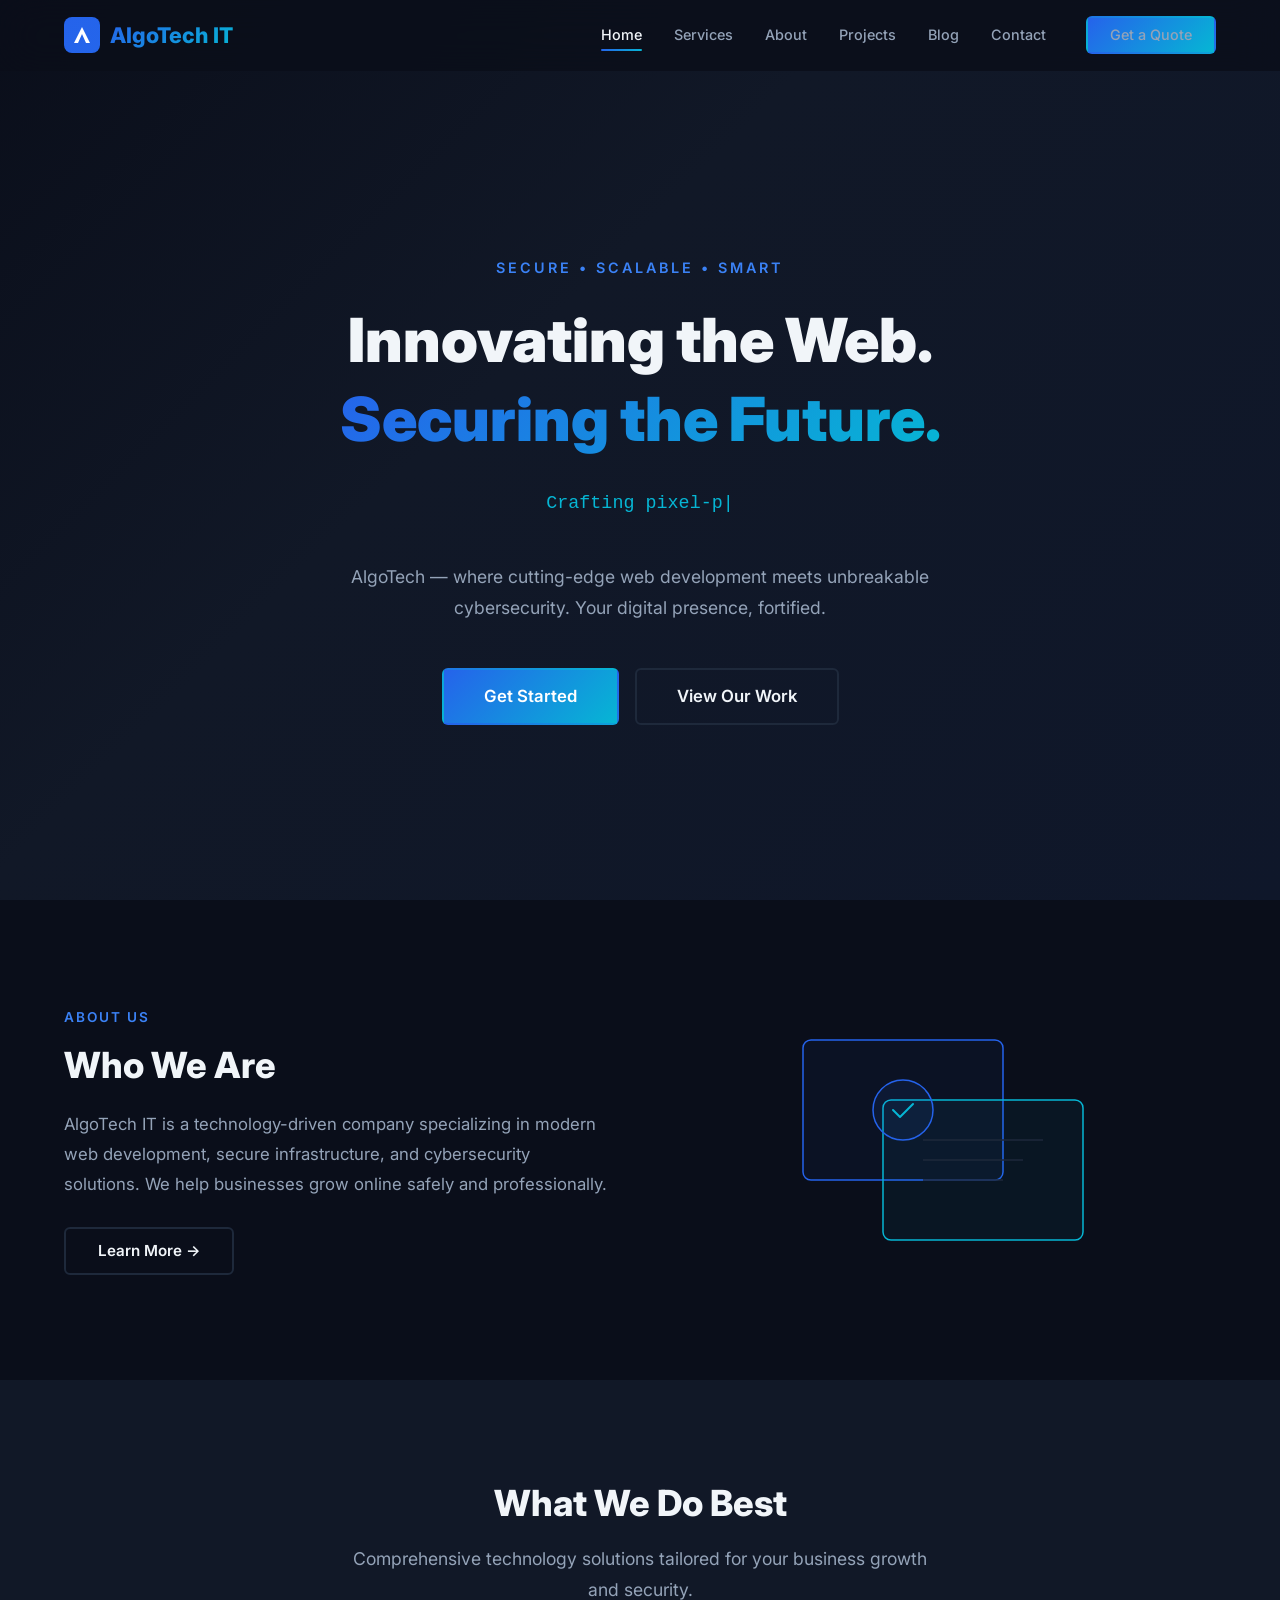
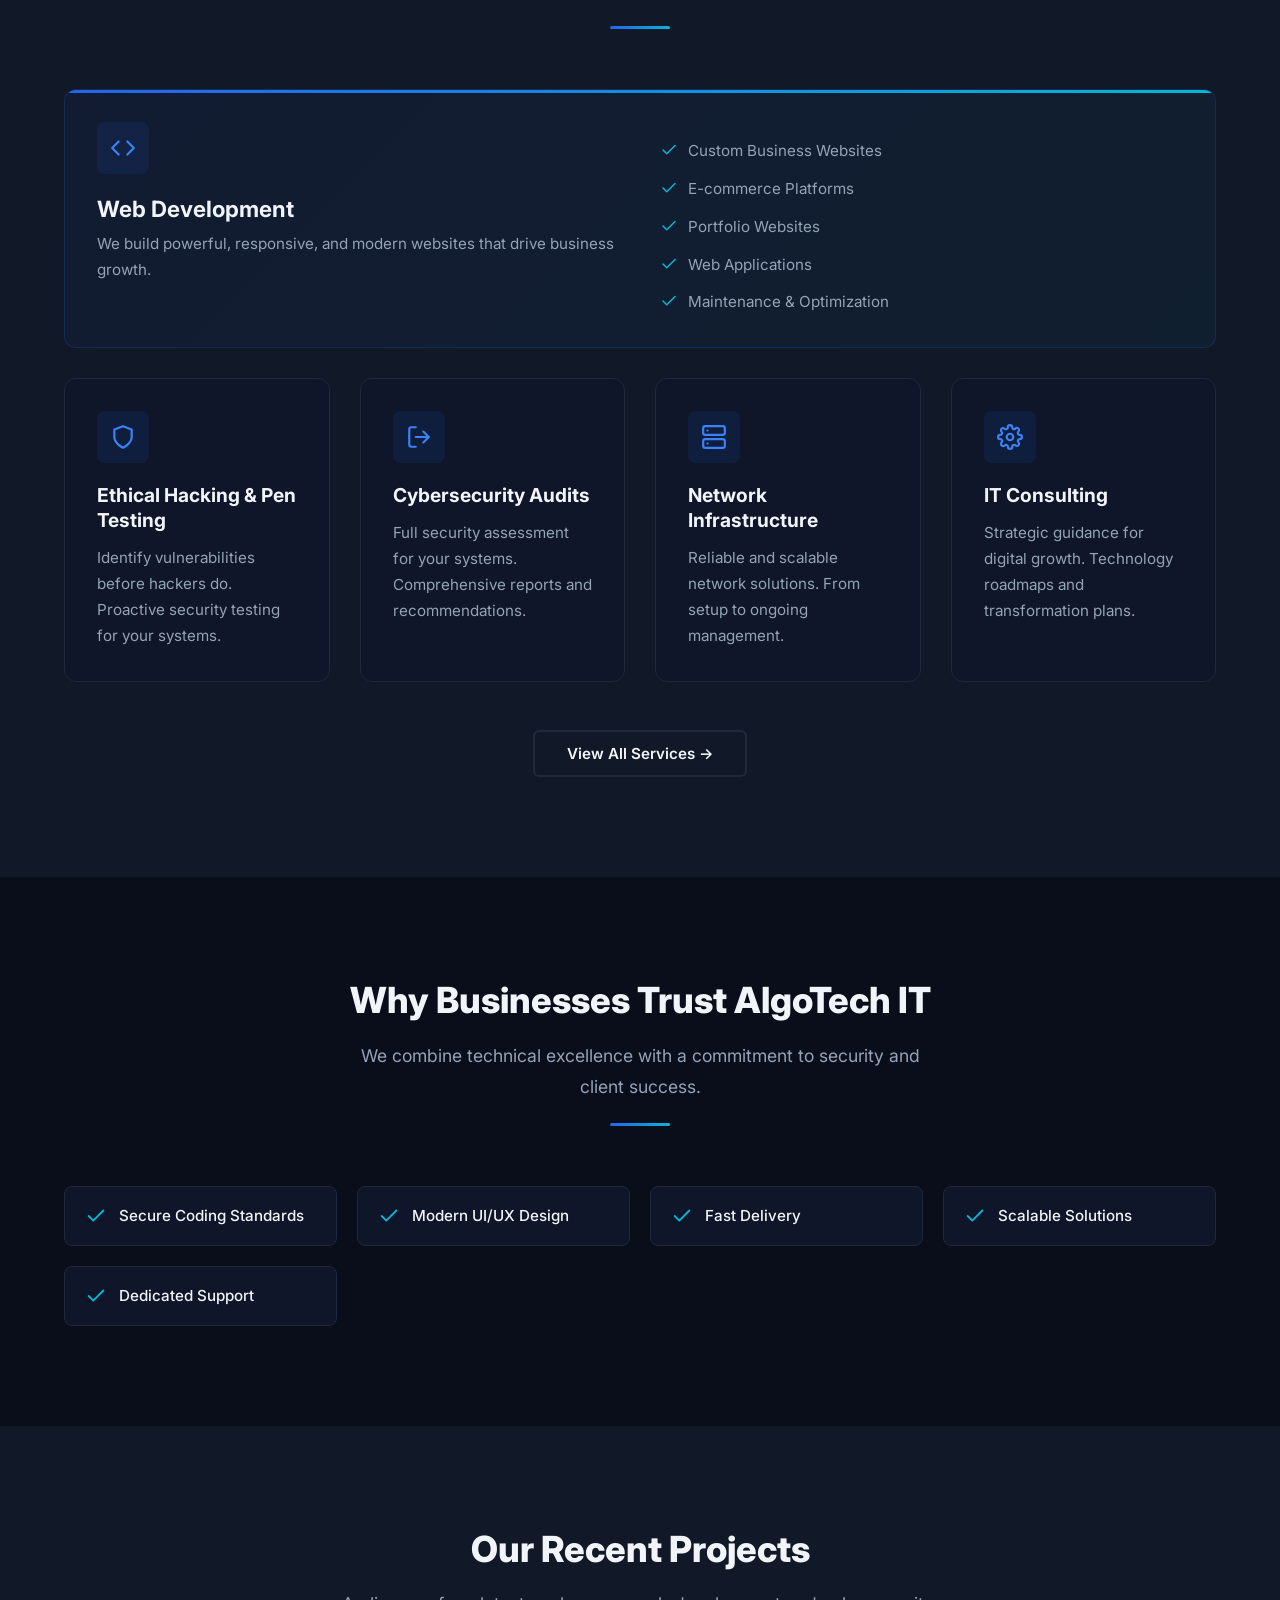
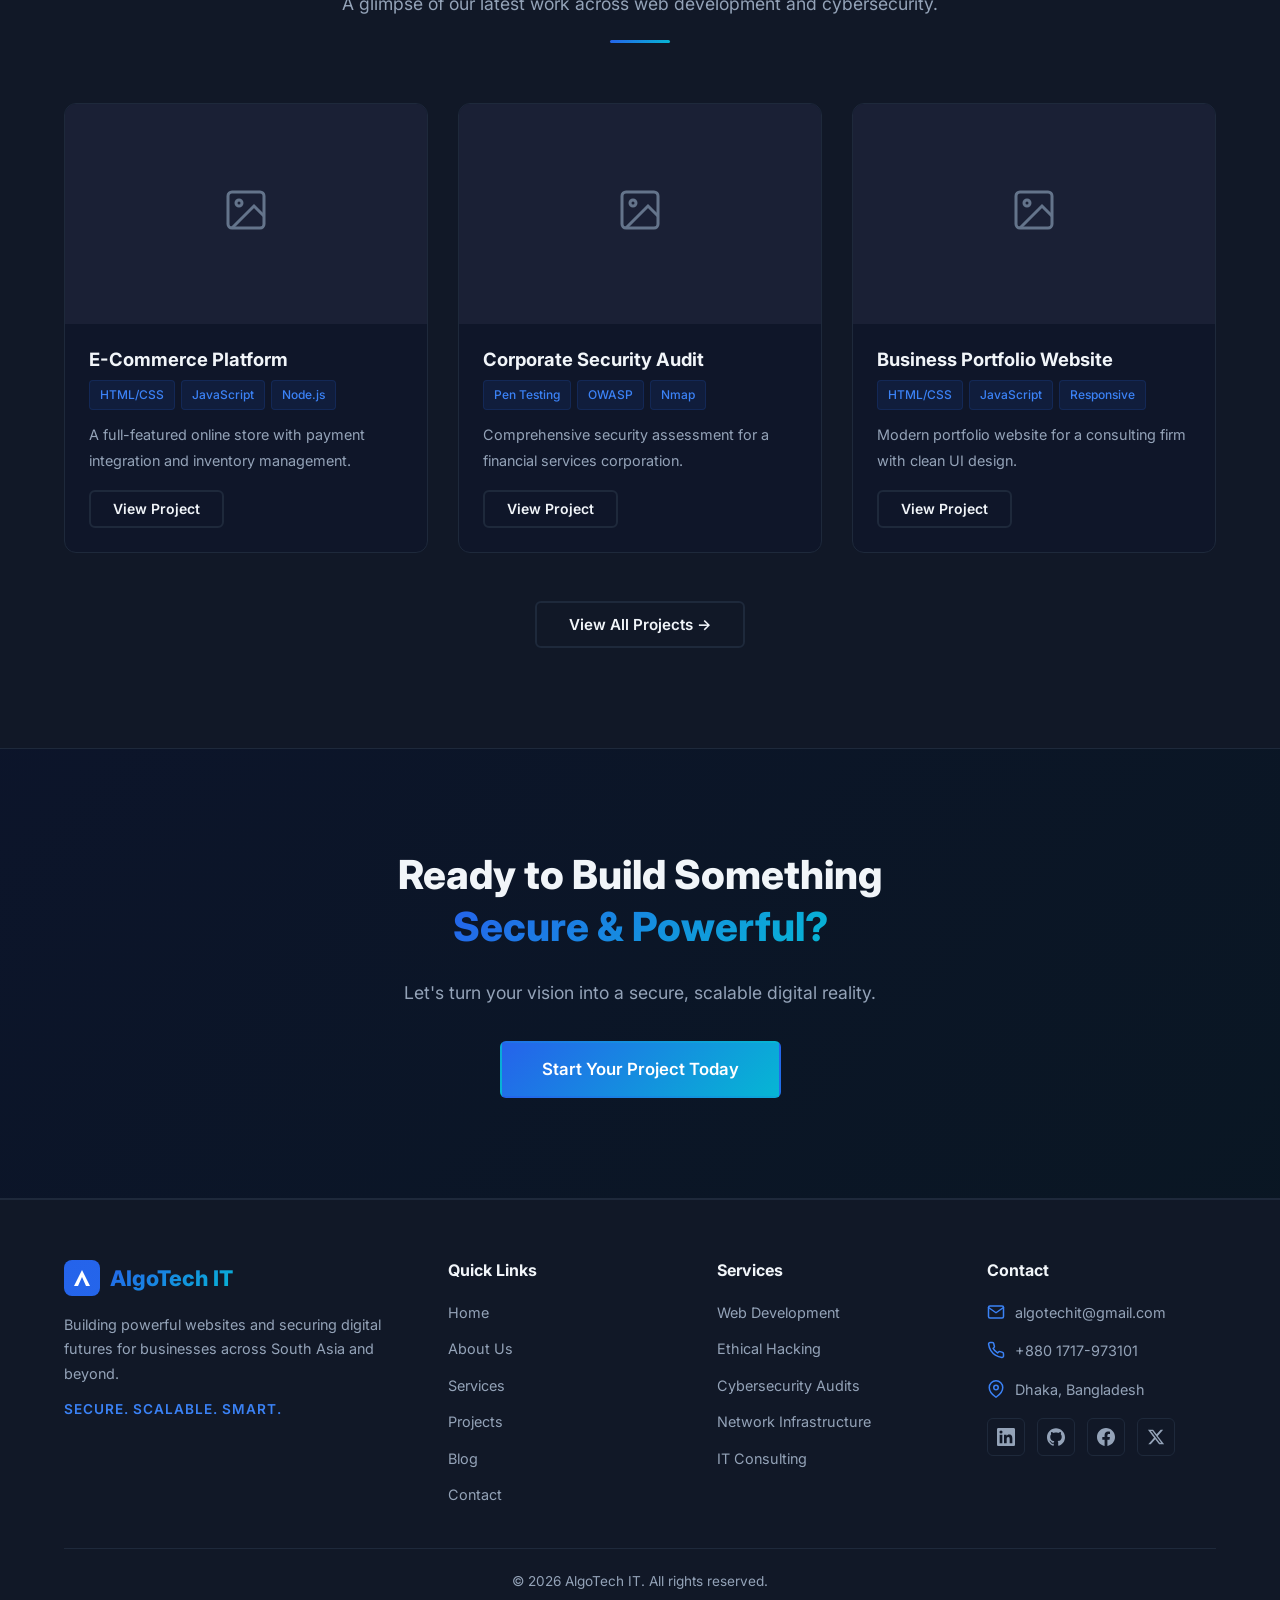
<file: index.html>
<!DOCTYPE html>
<html lang="en">
<head>
  <meta charset="UTF-8">
  <meta name="viewport" content="width=device-width, initial-scale=1.0">
  <title>AlgoTech IT — Building Powerful Websites. Securing Digital Futures.</title>
  <meta name="description" content="AlgoTech IT specializes in modern web development, cybersecurity solutions, and secure infrastructure. Build your digital presence with confidence.">
  
  <!-- Open Graph -->
  <meta property="og:title" content="AlgoTech IT — Secure. Scalable. Smart.">
  <meta property="og:description" content="Modern web development and cybersecurity solutions for businesses.">
  <meta property="og:type" content="website">
  <meta property="og:url" content="https://algotechit.com">
  <meta property="og:image" content="assets/images/og-image.jpg">
  
  <!-- Twitter Card -->
  <meta name="twitter:card" content="summary_large_image">
  <meta name="twitter:title" content="AlgoTech IT — Secure. Scalable. Smart.">
  <meta name="twitter:description" content="Modern web development and cybersecurity solutions for businesses.">
  
  <!-- Favicon -->
  <link rel="icon" type="image/svg+xml" href="assets/images/favicon.svg">
  
  <!-- Stylesheets -->
  <link rel="stylesheet" href="css/style.css">
  <link rel="stylesheet" href="css/components.css">
  <link rel="stylesheet" href="css/animations.css">
</head>
<body>

  <!-- ========== NAVIGATION ========== -->
  <nav class="navbar" role="navigation" aria-label="Main navigation">
    <div class="container">
      <a href="index.html" class="nav-logo" aria-label="AlgoTech IT Home">
        <!-- Logo SVG -->
        <svg class="logo-icon" viewBox="0 0 36 36" fill="none" xmlns="http://www.w3.org/2000/svg">
          <rect width="36" height="36" rx="8" fill="url(#logo-grad)"/>
          <path d="M10 26L18 10L26 26H22L18 17L14 26H10Z" fill="white"/>
          <defs>
            <linearGradient id="logo-grad" x1="0" y1="0" x2="36" y2="36">
              <stop stop-color="#2563eb"/>
              <stop offset="1" stop-color="#06b6d4"/>
            </linearGradient>
          </defs>
        </svg>
        <span>AlgoTech IT</span>
      </a>

      <div class="nav-links">
        <a href="index.html" aria-current="page">Home</a>
        <a href="services.html">Services</a>
        <a href="about.html">About</a>
        <a href="projects.html">Projects</a>
        <a href="blog.html">Blog</a>
        <a href="contact.html">Contact</a>
        <a href="contact.html" class="btn btn-primary btn-sm nav-cta">Get a Quote</a>
      </div>

      <button class="nav-toggle" aria-label="Toggle menu" aria-expanded="false">
        <span></span>
        <span></span>
        <span></span>
      </button>
    </div>
  </nav>

  <main>
    <!-- ========== HERO SECTION ========== -->
    <section class="hero" style="background: linear-gradient(135deg, #0a0e1a 0%, #111827 40%, #0f172a 100%);">
      <div class="container" style="min-height: 100vh; display: flex; align-items: center; justify-content: center; padding-top: 80px;">
        <div style="max-width: 850px; text-align: center;">
          <p class="hero-animate-1" style="color: var(--accent-glow); font-weight: 600; font-size: 0.9rem; letter-spacing: 3px; text-transform: uppercase; margin-bottom: 20px;">
            Secure &bull; Scalable &bull; Smart
          </p>
          <h1 class="hero-animate-1" style="margin-bottom: 28px; font-size: clamp(2.2rem, 5vw, 3.8rem);">
            Innovating the Web. <span class="text-gradient">Securing the Future.</span>
          </h1>
          <div class="hero-animate-2" style="margin-bottom: 40px; display: flex; justify-content: center;">
            <p class="typing-wrapper" style="font-size: 1.15rem; color: var(--accent-cyan); font-family: 'Courier New', monospace; min-height: 1.8em;">
              <span id="typing-text"></span><span class="typing-cursor">|</span>
            </p>
          </div>
          <p class="hero-animate-2" style="font-size: 1.1rem; color: var(--text-secondary); margin-bottom: 44px; max-width: 620px; margin-left: auto; margin-right: auto; line-height: 1.8;">
            AlgoTech — where cutting-edge web development meets unbreakable cybersecurity. Your digital presence, fortified.
          </p>
          <div class="hero-animate-3" style="display: flex; gap: 16px; flex-wrap: wrap; justify-content: center;">
            <a href="contact.html" class="btn btn-primary btn-lg">Get Started</a>
            <a href="projects.html" class="btn btn-outline btn-lg">View Our Work</a>
          </div>
        </div>
      </div>
      <!-- Decorative element -->
      <div style="position: absolute; top: 50%; right: 10%; transform: translateY(-50%); opacity: 0.03; pointer-events: none; display: none;" aria-hidden="true">
        <svg width="500" height="500" viewBox="0 0 500 500" fill="none">
          <circle cx="250" cy="250" r="200" stroke="white" stroke-width="1"/>
          <circle cx="250" cy="250" r="150" stroke="white" stroke-width="1"/>
          <circle cx="250" cy="250" r="100" stroke="white" stroke-width="1"/>
        </svg>
      </div>
    </section>

    <!-- ========== ABOUT SNAPSHOT ========== -->
    <section class="section" id="about-snapshot">
      <div class="container">
        <div style="display: grid; grid-template-columns: 1fr 1fr; gap: 60px; align-items: center;">
          <div class="animate-on-scroll">
            <p style="color: var(--accent-glow); font-weight: 600; font-size: 0.85rem; letter-spacing: 2px; text-transform: uppercase; margin-bottom: 12px;">About Us</p>
            <h2 style="margin-bottom: 20px;">Who We Are</h2>
            <p style="font-size: 1.05rem; margin-bottom: 28px;">
              AlgoTech IT is a technology-driven company specializing in modern web development, secure infrastructure, and cybersecurity solutions. We help businesses grow online safely and professionally.
            </p>
            <a href="about.html" class="btn btn-outline">Learn More →</a>
          </div>
          <div class="animate-on-scroll" data-delay="2" style="display: flex; justify-content: center;">
            <!-- Decorative SVG Graphic -->
            <svg width="320" height="280" viewBox="0 0 320 280" fill="none" xmlns="http://www.w3.org/2000/svg">
              <rect x="20" y="40" width="200" height="140" rx="8" stroke="#2563eb" stroke-width="1.5" fill="rgba(37,99,235,0.05)"/>
              <rect x="100" y="100" width="200" height="140" rx="8" stroke="#06b6d4" stroke-width="1.5" fill="rgba(6,182,212,0.05)"/>
              <circle cx="120" cy="110" r="30" stroke="#2563eb" stroke-width="1.5" fill="rgba(37,99,235,0.08)"/>
              <path d="M110 110L117 117L130 104" stroke="#06b6d4" stroke-width="2" stroke-linecap="round" stroke-linejoin="round"/>
              <line x1="140" y1="140" x2="260" y2="140" stroke="#1e293b" stroke-width="1.5"/>
              <line x1="140" y1="160" x2="240" y2="160" stroke="#1e293b" stroke-width="1.5"/>
              <line x1="140" y1="180" x2="220" y2="180" stroke="#1e293b" stroke-width="1.5"/>
            </svg>
          </div>
        </div>
      </div>
    </section>

    <!-- ========== CORE SERVICES ========== -->
    <section class="section bg-secondary" id="services-preview">
      <div class="container">
        <div class="section-header animate-on-scroll">
          <h2>What We Do Best</h2>
          <p>Comprehensive technology solutions tailored for your business growth and security.</p>
          <span class="accent-line"></span>
        </div>

        <div style="display: grid; grid-template-columns: 1fr 1fr; gap: 30px; margin-bottom: 30px;">
          <!-- Web Development (Featured) -->
          <div class="card card-featured animate-on-scroll" style="grid-column: span 2;">
            <div style="display: grid; grid-template-columns: 1fr 1fr; gap: 40px; align-items: start;">
              <div>
                <div class="card-icon">
                  <svg viewBox="0 0 24 24" fill="none" stroke="currentColor" stroke-width="2" stroke-linecap="round" stroke-linejoin="round">
                    <polyline points="16 18 22 12 16 6"></polyline>
                    <polyline points="8 6 2 12 8 18"></polyline>
                  </svg>
                </div>
                <h3 style="font-size: 1.4rem; margin-bottom: 8px;">Web Development</h3>
                <p>We build powerful, responsive, and modern websites that drive business growth.</p>
              </div>
              <ul class="service-list">
                <li>
                  <svg viewBox="0 0 24 24" fill="none" stroke="currentColor" stroke-width="2" stroke-linecap="round" stroke-linejoin="round"><polyline points="20 6 9 17 4 12"></polyline></svg>
                  Custom Business Websites
                </li>
                <li>
                  <svg viewBox="0 0 24 24" fill="none" stroke="currentColor" stroke-width="2" stroke-linecap="round" stroke-linejoin="round"><polyline points="20 6 9 17 4 12"></polyline></svg>
                  E-commerce Platforms
                </li>
                <li>
                  <svg viewBox="0 0 24 24" fill="none" stroke="currentColor" stroke-width="2" stroke-linecap="round" stroke-linejoin="round"><polyline points="20 6 9 17 4 12"></polyline></svg>
                  Portfolio Websites
                </li>
                <li>
                  <svg viewBox="0 0 24 24" fill="none" stroke="currentColor" stroke-width="2" stroke-linecap="round" stroke-linejoin="round"><polyline points="20 6 9 17 4 12"></polyline></svg>
                  Web Applications
                </li>
                <li>
                  <svg viewBox="0 0 24 24" fill="none" stroke="currentColor" stroke-width="2" stroke-linecap="round" stroke-linejoin="round"><polyline points="20 6 9 17 4 12"></polyline></svg>
                  Maintenance &amp; Optimization
                </li>
              </ul>
            </div>
          </div>
        </div>

        <div class="grid grid-4">
          <!-- Ethical Hacking -->
          <div class="card animate-on-scroll" data-delay="1">
            <div class="card-icon">
              <svg viewBox="0 0 24 24" fill="none" stroke="currentColor" stroke-width="2" stroke-linecap="round" stroke-linejoin="round">
                <path d="M12 22s8-4 8-10V5l-8-3-8 3v7c0 6 8 10 8 10z"></path>
              </svg>
            </div>
            <h3>Ethical Hacking &amp; Pen Testing</h3>
            <p>Identify vulnerabilities before hackers do. Proactive security testing for your systems.</p>
          </div>

          <!-- Cybersecurity Audits -->
          <div class="card animate-on-scroll" data-delay="2">
            <div class="card-icon">
              <svg viewBox="0 0 24 24" fill="none" stroke="currentColor" stroke-width="2" stroke-linecap="round" stroke-linejoin="round">
                <path d="M9 21H5a2 2 0 0 1-2-2V5a2 2 0 0 1 2-2h4"></path>
                <polyline points="16 17 21 12 16 7"></polyline>
                <line x1="21" y1="12" x2="9" y2="12"></line>
              </svg>
            </div>
            <h3>Cybersecurity Audits</h3>
            <p>Full security assessment for your systems. Comprehensive reports and recommendations.</p>
          </div>

          <!-- Network Infrastructure -->
          <div class="card animate-on-scroll" data-delay="3">
            <div class="card-icon">
              <svg viewBox="0 0 24 24" fill="none" stroke="currentColor" stroke-width="2" stroke-linecap="round" stroke-linejoin="round">
                <rect x="2" y="2" width="20" height="8" rx="2" ry="2"></rect>
                <rect x="2" y="14" width="20" height="8" rx="2" ry="2"></rect>
                <line x1="6" y1="6" x2="6.01" y2="6"></line>
                <line x1="6" y1="18" x2="6.01" y2="18"></line>
              </svg>
            </div>
            <h3>Network Infrastructure</h3>
            <p>Reliable and scalable network solutions. From setup to ongoing management.</p>
          </div>

          <!-- IT Consulting -->
          <div class="card animate-on-scroll" data-delay="4">
            <div class="card-icon">
              <svg viewBox="0 0 24 24" fill="none" stroke="currentColor" stroke-width="2" stroke-linecap="round" stroke-linejoin="round">
                <circle cx="12" cy="12" r="3"></circle>
                <path d="M19.4 15a1.65 1.65 0 0 0 .33 1.82l.06.06a2 2 0 0 1 0 2.83 2 2 0 0 1-2.83 0l-.06-.06a1.65 1.65 0 0 0-1.82-.33 1.65 1.65 0 0 0-1 1.51V21a2 2 0 0 1-2 2 2 2 0 0 1-2-2v-.09A1.65 1.65 0 0 0 9 19.4a1.65 1.65 0 0 0-1.82.33l-.06.06a2 2 0 0 1-2.83 0 2 2 0 0 1 0-2.83l.06-.06A1.65 1.65 0 0 0 4.68 15a1.65 1.65 0 0 0-1.51-1H3a2 2 0 0 1-2-2 2 2 0 0 1 2-2h.09A1.65 1.65 0 0 0 4.6 9a1.65 1.65 0 0 0-.33-1.82l-.06-.06a2 2 0 0 1 0-2.83 2 2 0 0 1 2.83 0l.06.06A1.65 1.65 0 0 0 9 4.68a1.65 1.65 0 0 0 1-1.51V3a2 2 0 0 1 2-2 2 2 0 0 1 2 2v.09a1.65 1.65 0 0 0 1 1.51 1.65 1.65 0 0 0 1.82-.33l.06-.06a2 2 0 0 1 2.83 0 2 2 0 0 1 0 2.83l-.06.06a1.65 1.65 0 0 0-.33 1.82V9a1.65 1.65 0 0 0 1.51 1H21a2 2 0 0 1 2 2 2 2 0 0 1-2 2h-.09a1.65 1.65 0 0 0-1.51 1z"></path>
              </svg>
            </div>
            <h3>IT Consulting</h3>
            <p>Strategic guidance for digital growth. Technology roadmaps and transformation plans.</p>
          </div>
        </div>

        <div style="text-align: center; margin-top: 48px;" class="animate-on-scroll">
          <a href="services.html" class="btn btn-outline">View All Services →</a>
        </div>
      </div>
    </section>

    <!-- ========== WHY CHOOSE US ========== -->
    <section class="section" id="why-us">
      <div class="container">
        <div class="section-header animate-on-scroll">
          <h2>Why Businesses Trust AlgoTech IT</h2>
          <p>We combine technical excellence with a commitment to security and client success.</p>
          <span class="accent-line"></span>
        </div>

        <div class="check-grid animate-on-scroll">
          <div class="check-item">
            <svg viewBox="0 0 24 24" fill="none" stroke="currentColor" stroke-width="2" stroke-linecap="round" stroke-linejoin="round"><polyline points="20 6 9 17 4 12"></polyline></svg>
            <span>Secure Coding Standards</span>
          </div>
          <div class="check-item">
            <svg viewBox="0 0 24 24" fill="none" stroke="currentColor" stroke-width="2" stroke-linecap="round" stroke-linejoin="round"><polyline points="20 6 9 17 4 12"></polyline></svg>
            <span>Modern UI/UX Design</span>
          </div>
          <div class="check-item">
            <svg viewBox="0 0 24 24" fill="none" stroke="currentColor" stroke-width="2" stroke-linecap="round" stroke-linejoin="round"><polyline points="20 6 9 17 4 12"></polyline></svg>
            <span>Fast Delivery</span>
          </div>
          <div class="check-item">
            <svg viewBox="0 0 24 24" fill="none" stroke="currentColor" stroke-width="2" stroke-linecap="round" stroke-linejoin="round"><polyline points="20 6 9 17 4 12"></polyline></svg>
            <span>Scalable Solutions</span>
          </div>
          <div class="check-item">
            <svg viewBox="0 0 24 24" fill="none" stroke="currentColor" stroke-width="2" stroke-linecap="round" stroke-linejoin="round"><polyline points="20 6 9 17 4 12"></polyline></svg>
            <span>Dedicated Support</span>
          </div>
        </div>
      </div>
    </section>

    <!-- ========== PORTFOLIO PREVIEW ========== -->
    <section class="section bg-secondary" id="portfolio-preview">
      <div class="container">
        <div class="section-header animate-on-scroll">
          <h2>Our Recent Projects</h2>
          <p>A glimpse of our latest work across web development and cybersecurity.</p>
          <span class="accent-line"></span>
        </div>

        <div class="grid grid-3">
          <!-- Project 1 -->
          <div class="project-card animate-on-scroll" data-delay="1">
            <div class="project-card-image">
              <div class="placeholder-icon">
                <svg viewBox="0 0 24 24" fill="none" stroke="currentColor" stroke-width="1.5"><rect x="3" y="3" width="18" height="18" rx="2"/><circle cx="8.5" cy="8.5" r="1.5"/><path d="M21 15l-5-5L5 21"/></svg>
              </div>
            </div>
            <div class="project-card-body">
              <h3>E-Commerce Platform</h3>
              <div class="tech-tags">
                <span class="tech-tag">HTML/CSS</span>
                <span class="tech-tag">JavaScript</span>
                <span class="tech-tag">Node.js</span>
              </div>
              <p>A full-featured online store with payment integration and inventory management.</p>
              <a href="projects.html" class="btn btn-outline btn-sm">View Project</a>
            </div>
          </div>

          <!-- Project 2 -->
          <div class="project-card animate-on-scroll" data-delay="2">
            <div class="project-card-image">
              <div class="placeholder-icon">
                <svg viewBox="0 0 24 24" fill="none" stroke="currentColor" stroke-width="1.5"><rect x="3" y="3" width="18" height="18" rx="2"/><circle cx="8.5" cy="8.5" r="1.5"/><path d="M21 15l-5-5L5 21"/></svg>
              </div>
            </div>
            <div class="project-card-body">
              <h3>Corporate Security Audit</h3>
              <div class="tech-tags">
                <span class="tech-tag">Pen Testing</span>
                <span class="tech-tag">OWASP</span>
                <span class="tech-tag">Nmap</span>
              </div>
              <p>Comprehensive security assessment for a financial services corporation.</p>
              <a href="projects.html" class="btn btn-outline btn-sm">View Project</a>
            </div>
          </div>

          <!-- Project 3 -->
          <div class="project-card animate-on-scroll" data-delay="3">
            <div class="project-card-image">
              <div class="placeholder-icon">
                <svg viewBox="0 0 24 24" fill="none" stroke="currentColor" stroke-width="1.5"><rect x="3" y="3" width="18" height="18" rx="2"/><circle cx="8.5" cy="8.5" r="1.5"/><path d="M21 15l-5-5L5 21"/></svg>
              </div>
            </div>
            <div class="project-card-body">
              <h3>Business Portfolio Website</h3>
              <div class="tech-tags">
                <span class="tech-tag">HTML/CSS</span>
                <span class="tech-tag">JavaScript</span>
                <span class="tech-tag">Responsive</span>
              </div>
              <p>Modern portfolio website for a consulting firm with clean UI design.</p>
              <a href="projects.html" class="btn btn-outline btn-sm">View Project</a>
            </div>
          </div>
        </div>

        <div style="text-align: center; margin-top: 48px;" class="animate-on-scroll">
          <a href="projects.html" class="btn btn-outline">View All Projects →</a>
        </div>
      </div>
    </section>

    <!-- ========== CTA SECTION ========== -->
    <section class="cta-section">
      <div class="container animate-on-scroll">
        <h2>Ready to Build Something<br><span class="text-gradient">Secure &amp; Powerful?</span></h2>
        <p>Let's turn your vision into a secure, scalable digital reality.</p>
        <a href="contact.html" class="btn btn-primary btn-lg">Start Your Project Today</a>
      </div>
    </section>
  </main>

  <!-- ========== FOOTER ========== -->
  <footer class="footer">
    <div class="container">
      <div class="footer-grid">
        <!-- Brand -->
        <div class="footer-col footer-brand">
          <a href="index.html" class="nav-logo" style="margin-bottom: 4px;">
            <svg class="logo-icon" viewBox="0 0 36 36" fill="none" xmlns="http://www.w3.org/2000/svg">
              <rect width="36" height="36" rx="8" fill="url(#logo-grad-f)"/>
              <path d="M10 26L18 10L26 26H22L18 17L14 26H10Z" fill="white"/>
              <defs><linearGradient id="logo-grad-f" x1="0" y1="0" x2="36" y2="36"><stop stop-color="#2563eb"/><stop offset="1" stop-color="#06b6d4"/></linearGradient></defs>
            </svg>
            <span>AlgoTech IT</span>
          </a>
          <p>Building powerful websites and securing digital futures for businesses across South Asia and beyond.</p>
          <p class="tagline">Secure. Scalable. Smart.</p>
        </div>

        <!-- Quick Links -->
        <div class="footer-col">
          <h4>Quick Links</h4>
          <div class="footer-links">
            <a href="index.html">Home</a>
            <a href="about.html">About Us</a>
            <a href="services.html">Services</a>
            <a href="projects.html">Projects</a>
            <a href="blog.html">Blog</a>
            <a href="contact.html">Contact</a>
          </div>
        </div>

        <!-- Services -->
        <div class="footer-col">
          <h4>Services</h4>
          <div class="footer-links">
            <a href="services.html#web-development">Web Development</a>
            <a href="services.html#ethical-hacking">Ethical Hacking</a>
            <a href="services.html#cybersecurity">Cybersecurity Audits</a>
            <a href="services.html#networking">Network Infrastructure</a>
            <a href="services.html#consulting">IT Consulting</a>
          </div>
        </div>

        <!-- Contact -->
        <div class="footer-col">
          <h4>Contact</h4>
          <div class="footer-contact-item">
            <svg viewBox="0 0 24 24" fill="none" stroke="currentColor" stroke-width="2" stroke-linecap="round" stroke-linejoin="round"><path d="M4 4h16c1.1 0 2 .9 2 2v12c0 1.1-.9 2-2 2H4c-1.1 0-2-.9-2-2V6c0-1.1.9-2 2-2z"></path><polyline points="22,6 12,13 2,6"></polyline></svg>
            <span>algotechit@gmail.com</span>
          </div>
          <div class="footer-contact-item">
            <svg viewBox="0 0 24 24" fill="none" stroke="currentColor" stroke-width="2" stroke-linecap="round" stroke-linejoin="round"><path d="M22 16.92v3a2 2 0 0 1-2.18 2 19.79 19.79 0 0 1-8.63-3.07 19.5 19.5 0 0 1-6-6 19.79 19.79 0 0 1-3.07-8.67A2 2 0 0 1 4.11 2h3a2 2 0 0 1 2 1.72 12.84 12.84 0 0 0 .7 2.81 2 2 0 0 1-.45 2.11L8.09 9.91a16 16 0 0 0 6 6l1.27-1.27a2 2 0 0 1 2.11-.45 12.84 12.84 0 0 0 2.81.7A2 2 0 0 1 22 16.92z"></path></svg>
            <span>+880 1717-973101</span>
          </div>
          <div class="footer-contact-item">
            <svg viewBox="0 0 24 24" fill="none" stroke="currentColor" stroke-width="2" stroke-linecap="round" stroke-linejoin="round"><path d="M21 10c0 7-9 13-9 13s-9-6-9-13a9 9 0 0 1 18 0z"></path><circle cx="12" cy="10" r="3"></circle></svg>
            <span>Dhaka, Bangladesh</span>
          </div>
          <div class="footer-socials">
            <a href="#" aria-label="LinkedIn"><svg viewBox="0 0 24 24" fill="currentColor"><path d="M20.447 20.452h-3.554v-5.569c0-1.328-.027-3.037-1.852-3.037-1.853 0-2.136 1.445-2.136 2.939v5.667H9.351V9h3.414v1.561h.046c.477-.9 1.637-1.85 3.37-1.85 3.601 0 4.267 2.37 4.267 5.455v6.286zM5.337 7.433a2.062 2.062 0 0 1-2.063-2.065 2.064 2.064 0 1 1 2.063 2.065zm1.782 13.019H3.555V9h3.564v11.452zM22.225 0H1.771C.792 0 0 .774 0 1.729v20.542C0 23.227.792 24 1.771 24h20.451C23.2 24 24 23.227 24 22.271V1.729C24 .774 23.2 0 22.222 0h.003z"/></svg></a>
            <a href="#" aria-label="GitHub"><svg viewBox="0 0 24 24" fill="currentColor"><path d="M12 .297c-6.63 0-12 5.373-12 12 0 5.303 3.438 9.8 8.205 11.385.6.113.82-.258.82-.577 0-.285-.01-1.04-.015-2.04-3.338.724-4.042-1.61-4.042-1.61C4.422 18.07 3.633 17.7 3.633 17.7c-1.087-.744.084-.729.084-.729 1.205.084 1.838 1.236 1.838 1.236 1.07 1.835 2.809 1.305 3.495.998.108-.776.417-1.305.76-1.605-2.665-.3-5.466-1.332-5.466-5.93 0-1.31.465-2.38 1.235-3.22-.135-.303-.54-1.523.105-3.176 0 0 1.005-.322 3.3 1.23.96-.267 1.98-.399 3-.405 1.02.006 2.04.138 3 .405 2.28-1.552 3.285-1.23 3.285-1.23.645 1.653.24 2.873.12 3.176.765.84 1.23 1.91 1.23 3.22 0 4.61-2.805 5.625-5.475 5.92.42.36.81 1.096.81 2.22 0 1.606-.015 2.896-.015 3.286 0 .315.21.69.825.57C20.565 22.092 24 17.592 24 12.297c0-6.627-5.373-12-12-12"/></svg></a>
            <a href="#" aria-label="Facebook"><svg viewBox="0 0 24 24" fill="currentColor"><path d="M24 12.073c0-6.627-5.373-12-12-12s-12 5.373-12 12c0 5.99 4.388 10.954 10.125 11.854v-8.385H7.078v-3.47h3.047V9.43c0-3.007 1.792-4.669 4.533-4.669 1.312 0 2.686.235 2.686.235v2.953H15.83c-1.491 0-1.956.925-1.956 1.874v2.25h3.328l-.532 3.47h-2.796v8.385C19.612 23.027 24 18.062 24 12.073z"/></svg></a>
            <a href="#" aria-label="Twitter / X"><svg viewBox="0 0 24 24" fill="currentColor"><path d="M18.244 2.25h3.308l-7.227 8.26 8.502 11.24H16.17l-5.214-6.817L4.99 21.75H1.68l7.73-8.835L1.254 2.25H8.08l4.713 6.231zm-1.161 17.52h1.833L7.084 4.126H5.117z"/></svg></a>
          </div>
        </div>
      </div>

      <div class="footer-bottom">
        <p>&copy; <span id="current-year">2026</span> AlgoTech IT. All rights reserved.</p>
      </div>
    </div>
  </footer>

  <!-- Scripts -->
  <script src="js/main.js"></script>
  <script>
    // Typing Animation
    (function() {
      const phrases = [
        "Crafting pixel-perfect websites that convert.",
        "Penetration testing that finds what others miss.",
        "Full-stack development powered by innovation.",
        "Cybersecurity shields for the digital age.",
        "AlgoTech — Code it. Secure it. Scale it.",
        "From frontend to firewall, we've got you covered."
      ];
      const el = document.getElementById('typing-text');
      if (!el) return;
      let phraseIndex = 0;
      let charIndex = 0;
      let isDeleting = false;
      const typeSpeed = 55;
      const deleteSpeed = 30;
      const pauseEnd = 2000;
      const pauseStart = 500;

      function type() {
        const current = phrases[phraseIndex];
        if (!isDeleting) {
          el.textContent = current.substring(0, charIndex + 1);
          charIndex++;
          if (charIndex === current.length) {
            isDeleting = true;
            setTimeout(type, pauseEnd);
            return;
          }
          setTimeout(type, typeSpeed);
        } else {
          el.textContent = current.substring(0, charIndex - 1);
          charIndex--;
          if (charIndex === 0) {
            isDeleting = false;
            phraseIndex = (phraseIndex + 1) % phrases.length;
            setTimeout(type, pauseStart);
            return;
          }
          setTimeout(type, deleteSpeed);
        }
      }
      setTimeout(type, 1000);
    })();
  </script>
</body>
</html>
</file>
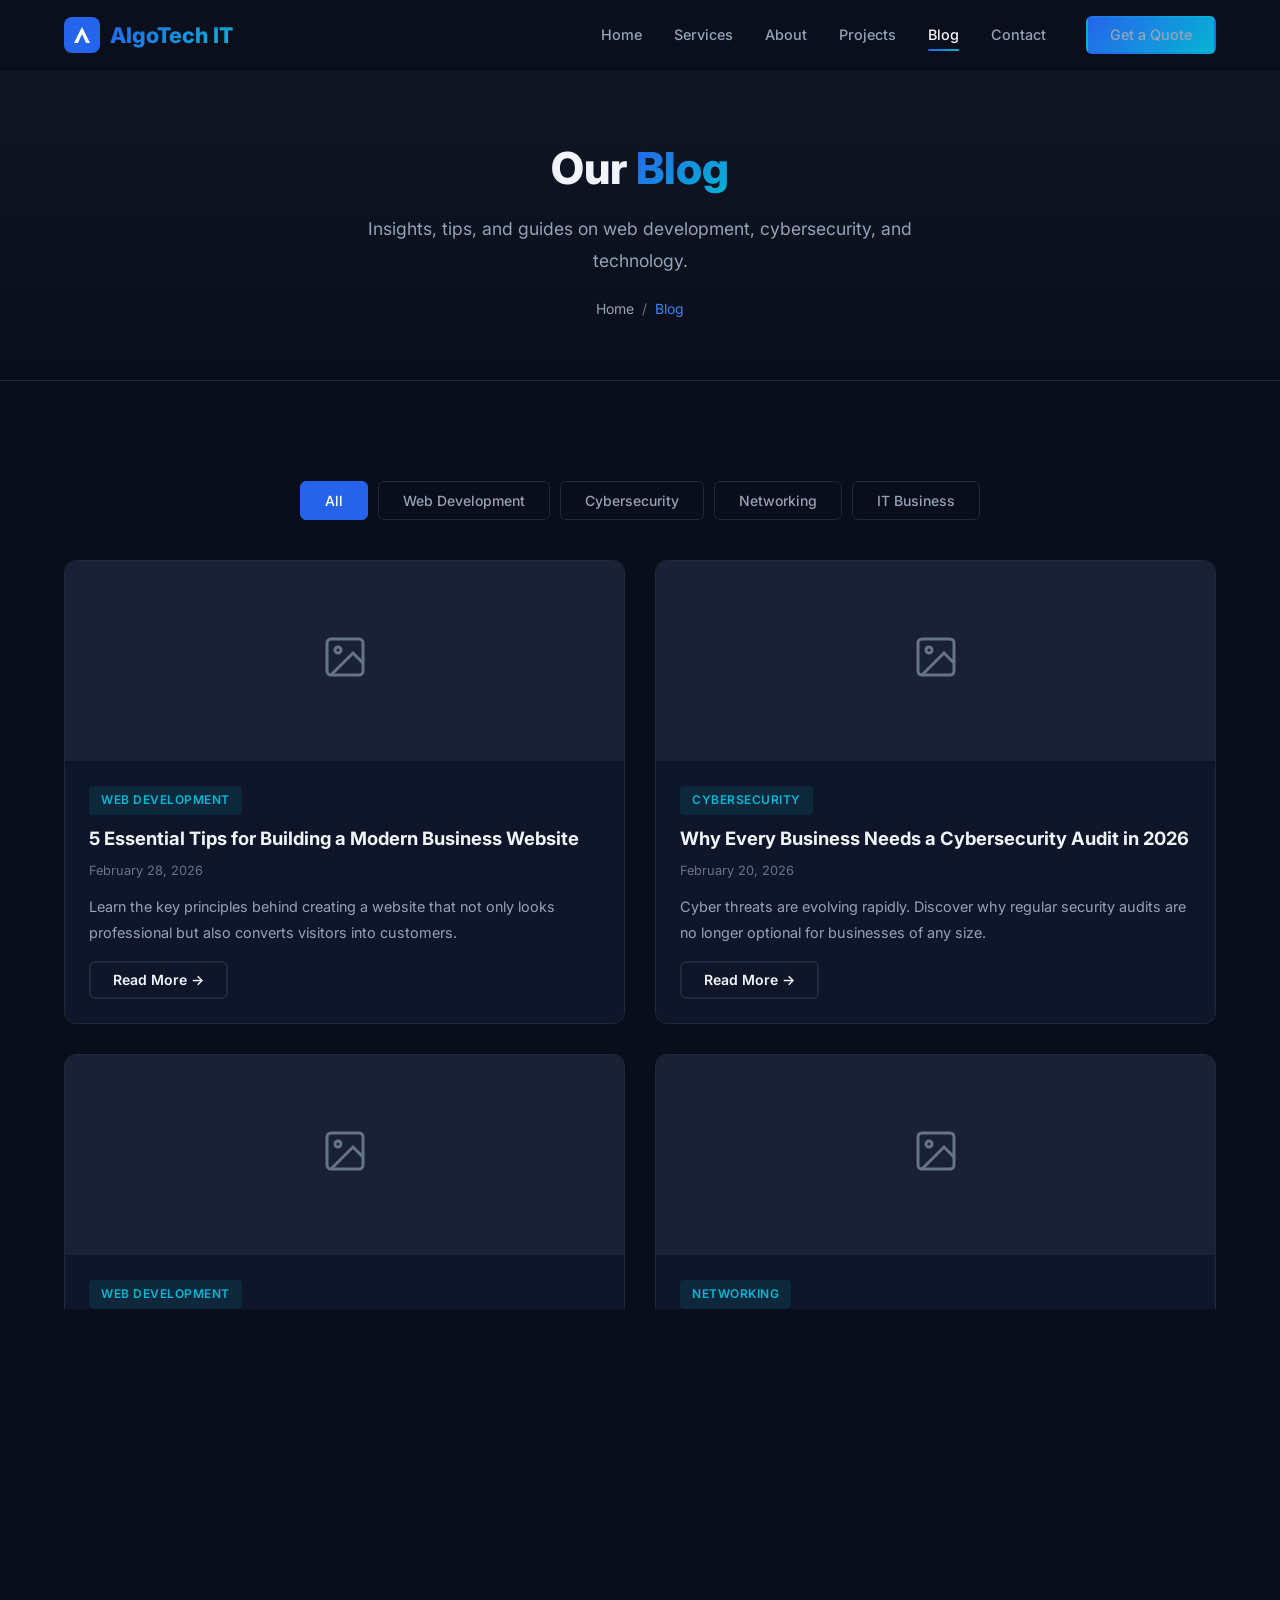
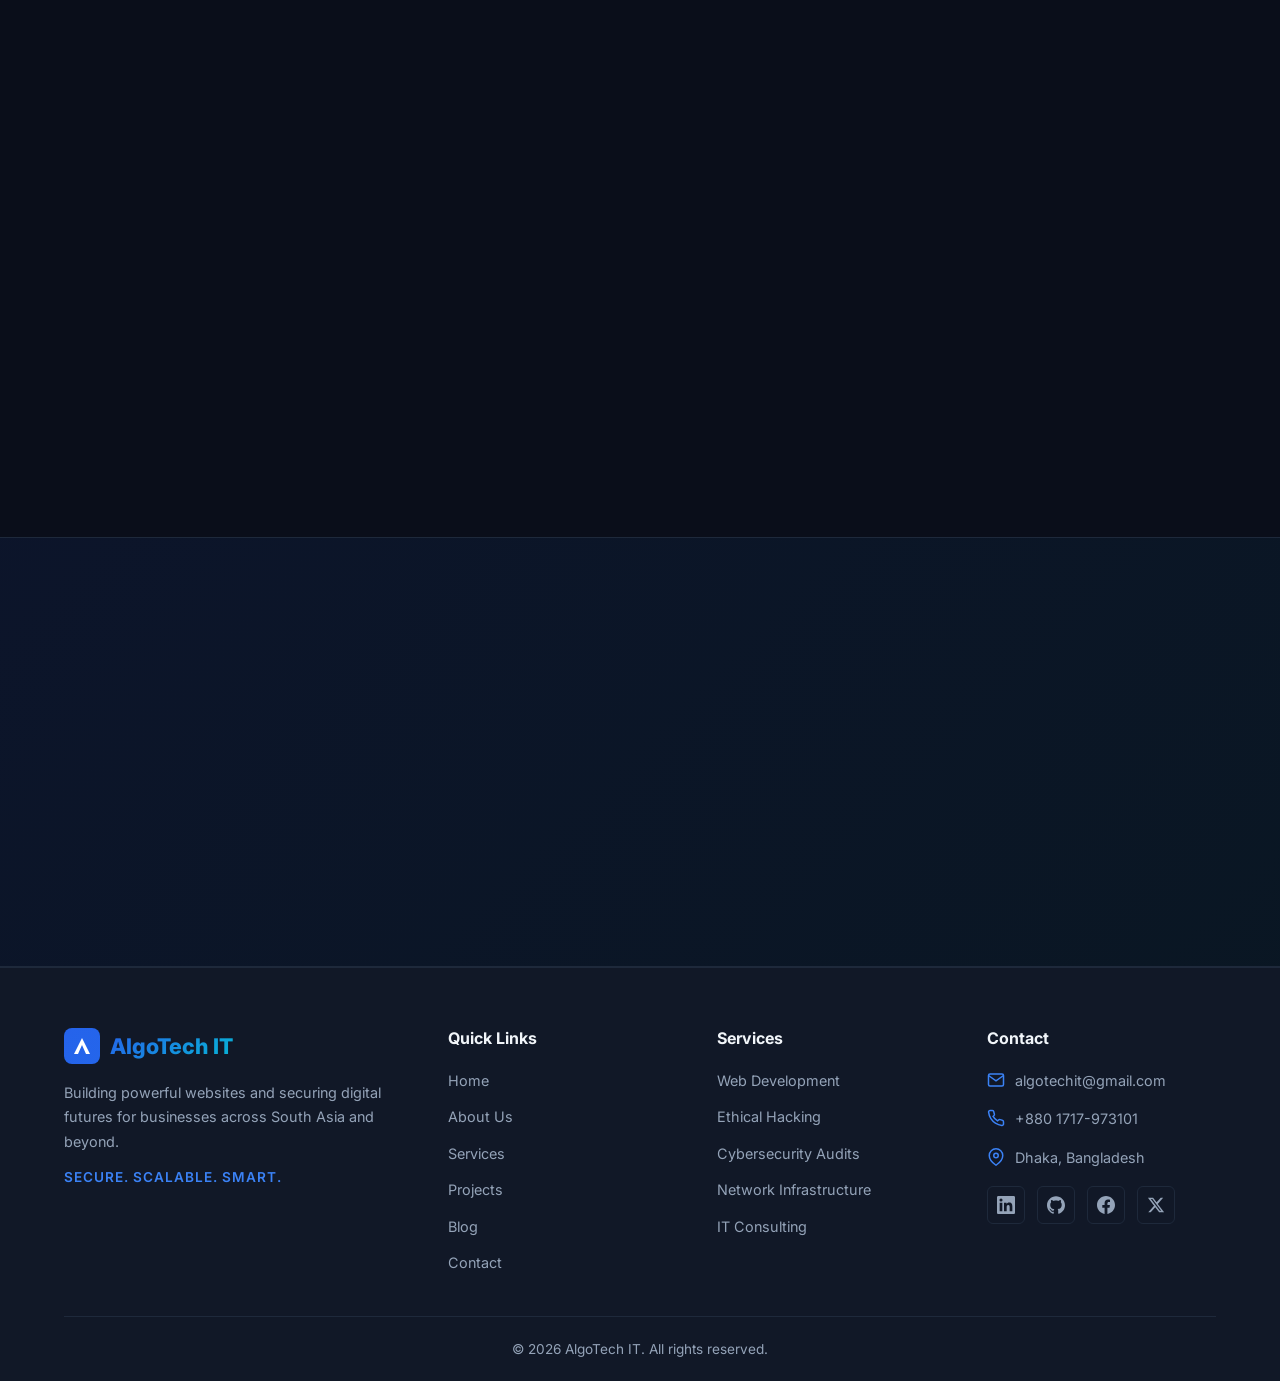
<file: blog.html>
<!DOCTYPE html>
<html lang="en">
<head>
  <meta charset="UTF-8">
  <meta name="viewport" content="width=device-width, initial-scale=1.0">
  <title>Blog — AlgoTech IT | Web Dev, Cybersecurity &amp; Tech Insights</title>
  <meta name="description" content="Read the latest articles from AlgoTech IT on web development, cybersecurity awareness, networking guides, and IT business insights.">
  
  <meta property="og:title" content="Blog — AlgoTech IT">
  <meta property="og:description" content="Tech insights, web development tips, and cybersecurity awareness.">
  <meta property="og:type" content="website">
  
  <link rel="icon" type="image/svg+xml" href="assets/images/favicon.svg">
  <link rel="stylesheet" href="css/style.css">
  <link rel="stylesheet" href="css/components.css">
  <link rel="stylesheet" href="css/animations.css">
</head>
<body>

  <!-- ========== NAVIGATION ========== -->
  <nav class="navbar" role="navigation" aria-label="Main navigation">
    <div class="container">
      <a href="index.html" class="nav-logo" aria-label="AlgoTech IT Home">
        <svg class="logo-icon" viewBox="0 0 36 36" fill="none"><rect width="36" height="36" rx="8" fill="url(#logo-grad)"/><path d="M10 26L18 10L26 26H22L18 17L14 26H10Z" fill="white"/><defs><linearGradient id="logo-grad" x1="0" y1="0" x2="36" y2="36"><stop stop-color="#2563eb"/><stop offset="1" stop-color="#06b6d4"/></linearGradient></defs></svg>
        <span>AlgoTech IT</span>
      </a>
      <div class="nav-links">
        <a href="index.html">Home</a>
        <a href="services.html">Services</a>
        <a href="about.html">About</a>
        <a href="projects.html">Projects</a>
        <a href="blog.html" aria-current="page">Blog</a>
        <a href="contact.html">Contact</a>
        <a href="contact.html" class="btn btn-primary btn-sm nav-cta">Get a Quote</a>
      </div>
      <button class="nav-toggle" aria-label="Toggle menu"><span></span><span></span><span></span></button>
    </div>
  </nav>

  <main>
    <!-- ========== PAGE HEADER ========== -->
    <section class="page-header">
      <div class="container">
        <h1 class="hero-animate-1">Our <span class="text-gradient">Blog</span></h1>
        <p class="hero-animate-2">Insights, tips, and guides on web development, cybersecurity, and technology.</p>
        <div class="breadcrumb hero-animate-3">
          <a href="index.html">Home</a> / <span>Blog</span>
        </div>
      </div>
    </section>

    <!-- ========== BLOG SECTION ========== -->
    <section class="section">
      <div class="container">
        <!-- Filter Tabs -->
        <div class="filter-tabs blog-filters animate-on-scroll">
          <button class="filter-btn active" data-filter="all">All</button>
          <button class="filter-btn" data-filter="web-dev">Web Development</button>
          <button class="filter-btn" data-filter="cybersecurity">Cybersecurity</button>
          <button class="filter-btn" data-filter="networking">Networking</button>
          <button class="filter-btn" data-filter="business">IT Business</button>
        </div>

        <!-- Blog Grid -->
        <div class="grid grid-2">

          <!-- Blog 1 -->
          <div class="blog-card animate-on-scroll" data-category="web-dev" data-delay="1">
            <div class="blog-card-image">
              <div class="placeholder-icon" style="color: var(--text-muted);">
                <svg viewBox="0 0 24 24" width="48" height="48" fill="none" stroke="currentColor" stroke-width="1.5"><rect x="3" y="3" width="18" height="18" rx="2"/><circle cx="8.5" cy="8.5" r="1.5"/><path d="M21 15l-5-5L5 21"/></svg>
              </div>
            </div>
            <div class="blog-card-body">
              <span class="category-tag">Web Development</span>
              <h3>5 Essential Tips for Building a Modern Business Website</h3>
              <p class="blog-date">February 28, 2026</p>
              <p>Learn the key principles behind creating a website that not only looks professional but also converts visitors into customers.</p>
              <a href="#" class="btn btn-outline btn-sm">Read More →</a>
            </div>
          </div>

          <!-- Blog 2 -->
          <div class="blog-card animate-on-scroll" data-category="cybersecurity" data-delay="2">
            <div class="blog-card-image">
              <div class="placeholder-icon" style="color: var(--text-muted);">
                <svg viewBox="0 0 24 24" width="48" height="48" fill="none" stroke="currentColor" stroke-width="1.5"><rect x="3" y="3" width="18" height="18" rx="2"/><circle cx="8.5" cy="8.5" r="1.5"/><path d="M21 15l-5-5L5 21"/></svg>
              </div>
            </div>
            <div class="blog-card-body">
              <span class="category-tag">Cybersecurity</span>
              <h3>Why Every Business Needs a Cybersecurity Audit in 2026</h3>
              <p class="blog-date">February 20, 2026</p>
              <p>Cyber threats are evolving rapidly. Discover why regular security audits are no longer optional for businesses of any size.</p>
              <a href="#" class="btn btn-outline btn-sm">Read More →</a>
            </div>
          </div>

          <!-- Blog 3 -->
          <div class="blog-card animate-on-scroll" data-category="web-dev" data-delay="1">
            <div class="blog-card-image">
              <div class="placeholder-icon" style="color: var(--text-muted);">
                <svg viewBox="0 0 24 24" width="48" height="48" fill="none" stroke="currentColor" stroke-width="1.5"><rect x="3" y="3" width="18" height="18" rx="2"/><circle cx="8.5" cy="8.5" r="1.5"/><path d="M21 15l-5-5L5 21"/></svg>
              </div>
            </div>
            <div class="blog-card-body">
              <span class="category-tag">Web Development</span>
              <h3>Responsive Design Best Practices for 2026</h3>
              <p class="blog-date">February 15, 2026</p>
              <p>Mobile traffic continues to grow. Here's how to ensure your website delivers a seamless experience across all devices.</p>
              <a href="#" class="btn btn-outline btn-sm">Read More →</a>
            </div>
          </div>

          <!-- Blog 4 -->
          <div class="blog-card animate-on-scroll" data-category="networking" data-delay="2">
            <div class="blog-card-image">
              <div class="placeholder-icon" style="color: var(--text-muted);">
                <svg viewBox="0 0 24 24" width="48" height="48" fill="none" stroke="currentColor" stroke-width="1.5"><rect x="3" y="3" width="18" height="18" rx="2"/><circle cx="8.5" cy="8.5" r="1.5"/><path d="M21 15l-5-5L5 21"/></svg>
              </div>
            </div>
            <div class="blog-card-body">
              <span class="category-tag">Networking</span>
              <h3>How to Secure Your Office Network: A Beginner's Guide</h3>
              <p class="blog-date">February 10, 2026</p>
              <p>From firewall basics to VLAN configuration — a practical guide to keeping your office network safe from intrusion.</p>
              <a href="#" class="btn btn-outline btn-sm">Read More →</a>
            </div>
          </div>

          <!-- Blog 5 -->
          <div class="blog-card animate-on-scroll" data-category="business" data-delay="1">
            <div class="blog-card-image">
              <div class="placeholder-icon" style="color: var(--text-muted);">
                <svg viewBox="0 0 24 24" width="48" height="48" fill="none" stroke="currentColor" stroke-width="1.5"><rect x="3" y="3" width="18" height="18" rx="2"/><circle cx="8.5" cy="8.5" r="1.5"/><path d="M21 15l-5-5L5 21"/></svg>
              </div>
            </div>
            <div class="blog-card-body">
              <span class="category-tag">IT Business</span>
              <h3>Digital Transformation: Why Your Business Can't Afford to Wait</h3>
              <p class="blog-date">February 5, 2026</p>
              <p>The digital landscape is shifting. Learn why investing in technology now will determine your competitive advantage.</p>
              <a href="#" class="btn btn-outline btn-sm">Read More →</a>
            </div>
          </div>

          <!-- Blog 6 -->
          <div class="blog-card animate-on-scroll" data-category="cybersecurity" data-delay="2">
            <div class="blog-card-image">
              <div class="placeholder-icon" style="color: var(--text-muted);">
                <svg viewBox="0 0 24 24" width="48" height="48" fill="none" stroke="currentColor" stroke-width="1.5"><rect x="3" y="3" width="18" height="18" rx="2"/><circle cx="8.5" cy="8.5" r="1.5"/><path d="M21 15l-5-5L5 21"/></svg>
              </div>
            </div>
            <div class="blog-card-body">
              <span class="category-tag">Cybersecurity</span>
              <h3>Top 10 Common Vulnerabilities Found in Web Applications</h3>
              <p class="blog-date">January 28, 2026</p>
              <p>A deep dive into OWASP Top 10 vulnerabilities and how to protect your web applications from each one.</p>
              <a href="#" class="btn btn-outline btn-sm">Read More →</a>
            </div>
          </div>

        </div>
      </div>
    </section>

    <!-- ========== CTA ========== -->
    <section class="cta-section">
      <div class="container animate-on-scroll">
        <h2>Want Us to Write About a Topic?</h2>
        <p>Reach out and let us know what technology challenges you're facing.</p>
        <a href="contact.html" class="btn btn-primary btn-lg">Get in Touch</a>
      </div>
    </section>
  </main>

  <!-- ========== FOOTER ========== -->
  <footer class="footer">
    <div class="container">
      <div class="footer-grid">
        <div class="footer-col footer-brand">
          <a href="index.html" class="nav-logo" style="margin-bottom: 4px;">
            <svg class="logo-icon" viewBox="0 0 36 36" fill="none"><rect width="36" height="36" rx="8" fill="url(#lg5)"/><path d="M10 26L18 10L26 26H22L18 17L14 26H10Z" fill="white"/><defs><linearGradient id="lg5" x1="0" y1="0" x2="36" y2="36"><stop stop-color="#2563eb"/><stop offset="1" stop-color="#06b6d4"/></linearGradient></defs></svg>
            <span>AlgoTech IT</span>
          </a>
          <p>Building powerful websites and securing digital futures for businesses across South Asia and beyond.</p>
          <p class="tagline">Secure. Scalable. Smart.</p>
        </div>
        <div class="footer-col"><h4>Quick Links</h4><div class="footer-links"><a href="index.html">Home</a><a href="about.html">About Us</a><a href="services.html">Services</a><a href="projects.html">Projects</a><a href="blog.html">Blog</a><a href="contact.html">Contact</a></div></div>
        <div class="footer-col"><h4>Services</h4><div class="footer-links"><a href="services.html#web-development">Web Development</a><a href="services.html#ethical-hacking">Ethical Hacking</a><a href="services.html#cybersecurity">Cybersecurity Audits</a><a href="services.html#networking">Network Infrastructure</a><a href="services.html#consulting">IT Consulting</a></div></div>
        <div class="footer-col">
          <h4>Contact</h4>
          <div class="footer-contact-item"><svg viewBox="0 0 24 24" fill="none" stroke="currentColor" stroke-width="2"><path d="M4 4h16c1.1 0 2 .9 2 2v12c0 1.1-.9 2-2 2H4c-1.1 0-2-.9-2-2V6c0-1.1.9-2 2-2z"/><polyline points="22,6 12,13 2,6"/></svg><span>algotechit@gmail.com</span></div>
          <div class="footer-contact-item"><svg viewBox="0 0 24 24" fill="none" stroke="currentColor" stroke-width="2"><path d="M22 16.92v3a2 2 0 0 1-2.18 2 19.79 19.79 0 0 1-8.63-3.07 19.5 19.5 0 0 1-6-6 19.79 19.79 0 0 1-3.07-8.67A2 2 0 0 1 4.11 2h3a2 2 0 0 1 2 1.72 12.84 12.84 0 0 0 .7 2.81 2 2 0 0 1-.45 2.11L8.09 9.91a16 16 0 0 0 6 6l1.27-1.27a2 2 0 0 1 2.11-.45 12.84 12.84 0 0 0 2.81.7A2 2 0 0 1 22 16.92z"/></svg><span>+880 1717-973101</span></div>
          <div class="footer-contact-item"><svg viewBox="0 0 24 24" fill="none" stroke="currentColor" stroke-width="2"><path d="M21 10c0 7-9 13-9 13s-9-6-9-13a9 9 0 0 1 18 0z"/><circle cx="12" cy="10" r="3"/></svg><span>Dhaka, Bangladesh</span></div>
          <div class="footer-socials">
            <a href="#" aria-label="LinkedIn"><svg viewBox="0 0 24 24" fill="currentColor"><path d="M20.447 20.452h-3.554v-5.569c0-1.328-.027-3.037-1.852-3.037-1.853 0-2.136 1.445-2.136 2.939v5.667H9.351V9h3.414v1.561h.046c.477-.9 1.637-1.85 3.37-1.85 3.601 0 4.267 2.37 4.267 5.455v6.286zM5.337 7.433a2.062 2.062 0 0 1-2.063-2.065 2.064 2.064 0 1 1 2.063 2.065zm1.782 13.019H3.555V9h3.564v11.452zM22.225 0H1.771C.792 0 0 .774 0 1.729v20.542C0 23.227.792 24 1.771 24h20.451C23.2 24 24 23.227 24 22.271V1.729C24 .774 23.2 0 22.222 0h.003z"/></svg></a>
            <a href="#" aria-label="GitHub"><svg viewBox="0 0 24 24" fill="currentColor"><path d="M12 .297c-6.63 0-12 5.373-12 12 0 5.303 3.438 9.8 8.205 11.385.6.113.82-.258.82-.577 0-.285-.01-1.04-.015-2.04-3.338.724-4.042-1.61-4.042-1.61C4.422 18.07 3.633 17.7 3.633 17.7c-1.087-.744.084-.729.084-.729 1.205.084 1.838 1.236 1.838 1.236 1.07 1.835 2.809 1.305 3.495.998.108-.776.417-1.305.76-1.605-2.665-.3-5.466-1.332-5.466-5.93 0-1.31.465-2.38 1.235-3.22-.135-.303-.54-1.523.105-3.176 0 0 1.005-.322 3.3 1.23.96-.267 1.98-.399 3-.405 1.02.006 2.04.138 3 .405 2.28-1.552 3.285-1.23 3.285-1.23.645 1.653.24 2.873.12 3.176.765.84 1.23 1.91 1.23 3.22 0 4.61-2.805 5.625-5.475 5.92.42.36.81 1.096.81 2.22 0 1.606-.015 2.896-.015 3.286 0 .315.21.69.825.57C20.565 22.092 24 17.592 24 12.297c0-6.627-5.373-12-12-12"/></svg></a>
            <a href="#" aria-label="Facebook"><svg viewBox="0 0 24 24" fill="currentColor"><path d="M24 12.073c0-6.627-5.373-12-12-12s-12 5.373-12 12c0 5.99 4.388 10.954 10.125 11.854v-8.385H7.078v-3.47h3.047V9.43c0-3.007 1.792-4.669 4.533-4.669 1.312 0 2.686.235 2.686.235v2.953H15.83c-1.491 0-1.956.925-1.956 1.874v2.25h3.328l-.532 3.47h-2.796v8.385C19.612 23.027 24 18.062 24 12.073z"/></svg></a>
            <a href="#" aria-label="Twitter / X"><svg viewBox="0 0 24 24" fill="currentColor"><path d="M18.244 2.25h3.308l-7.227 8.26 8.502 11.24H16.17l-5.214-6.817L4.99 21.75H1.68l7.73-8.835L1.254 2.25H8.08l4.713 6.231zm-1.161 17.52h1.833L7.084 4.126H5.117z"/></svg></a>
          </div>
        </div>
      </div>
      <div class="footer-bottom"><p>&copy; <span id="current-year">2026</span> AlgoTech IT. All rights reserved.</p></div>
    </div>
  </footer>
  <script src="js/main.js"></script>
  <script src="js/blog.js"></script>
</body>
</html>
</file>
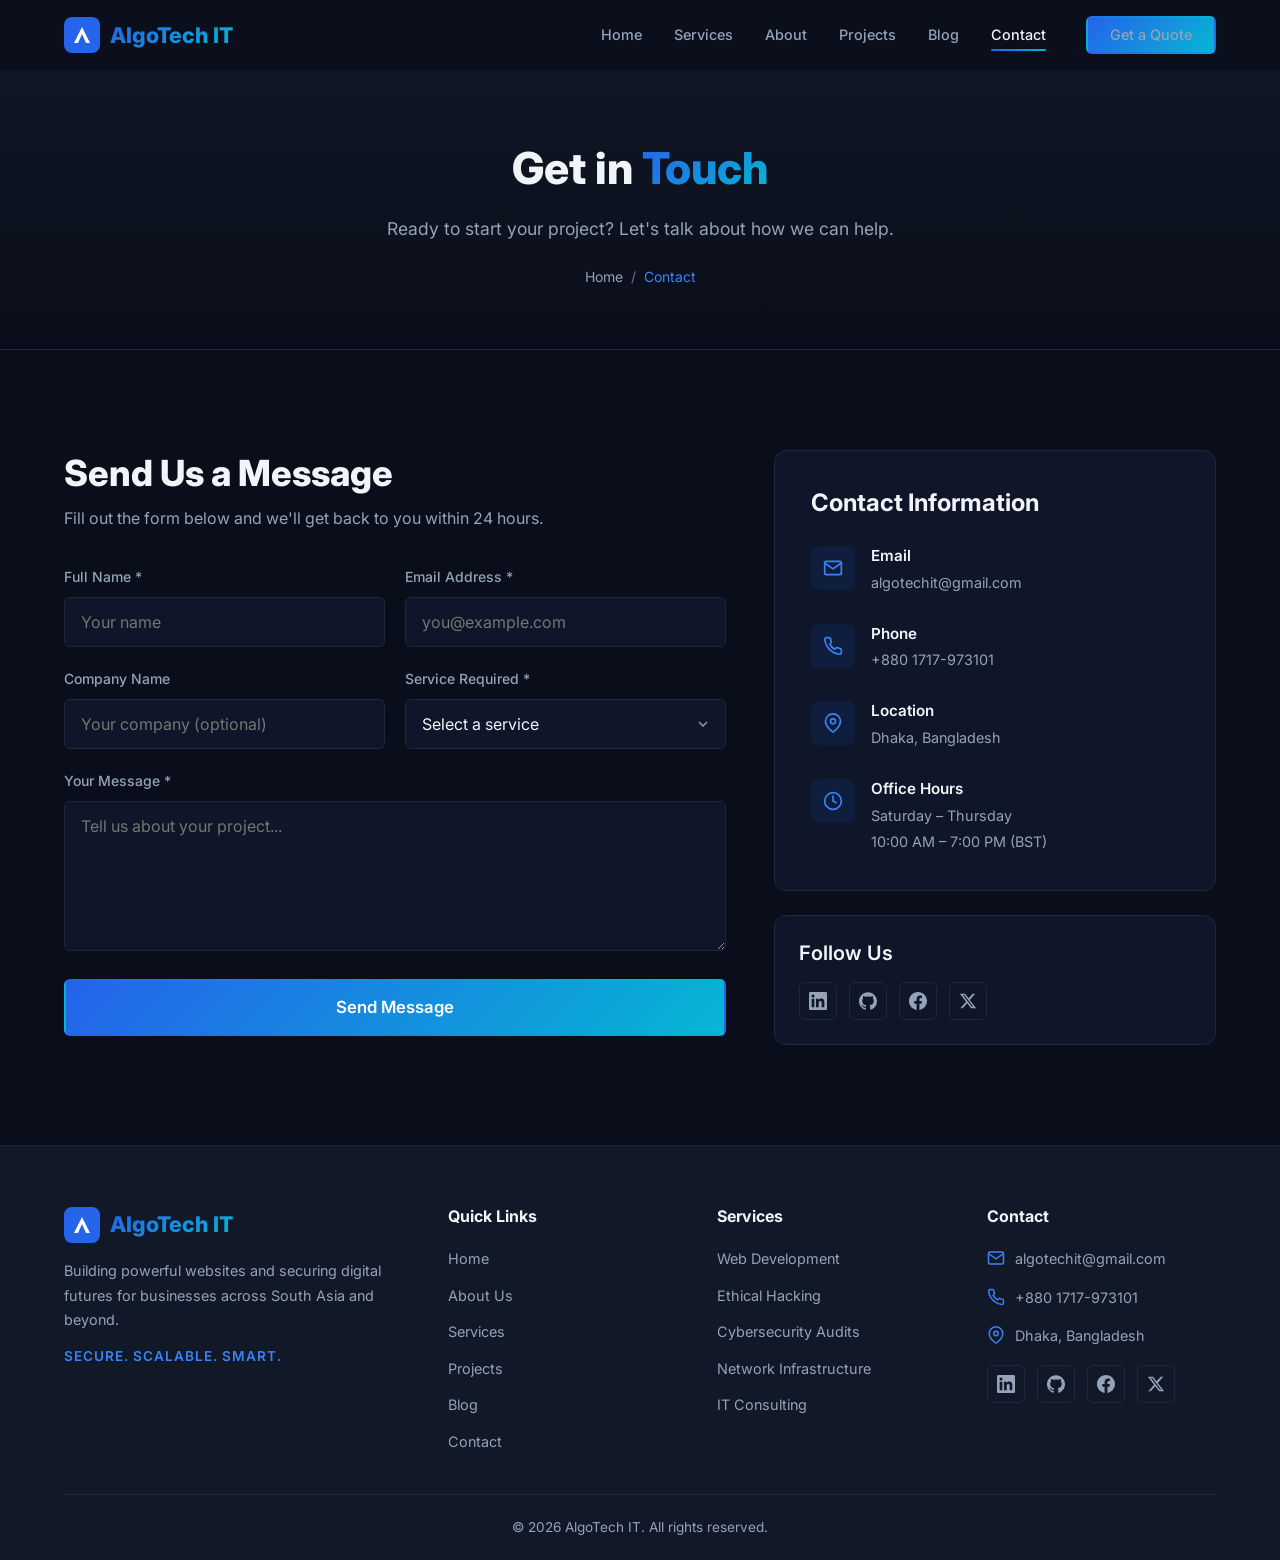
<file: contact.html>
<!DOCTYPE html>
<html lang="en">
<head>
  <meta charset="UTF-8">
  <meta name="viewport" content="width=device-width, initial-scale=1.0">
  <title>Contact — AlgoTech IT | Get in Touch</title>
  <meta name="description" content="Contact AlgoTech IT for web development, cybersecurity, and IT consulting services. Get a free quote today.">
  
  <meta property="og:title" content="Contact AlgoTech IT">
  <meta property="og:description" content="Reach out for web development and cybersecurity solutions.">
  <meta property="og:type" content="website">
  
  <link rel="icon" type="image/svg+xml" href="assets/images/favicon.svg">
  <link rel="stylesheet" href="css/style.css">
  <link rel="stylesheet" href="css/components.css">
  <link rel="stylesheet" href="css/animations.css">
</head>
<body>

  <!-- ========== NAVIGATION ========== -->
  <nav class="navbar" role="navigation" aria-label="Main navigation">
    <div class="container">
      <a href="index.html" class="nav-logo" aria-label="AlgoTech IT Home">
        <svg class="logo-icon" viewBox="0 0 36 36" fill="none"><rect width="36" height="36" rx="8" fill="url(#logo-grad)"/><path d="M10 26L18 10L26 26H22L18 17L14 26H10Z" fill="white"/><defs><linearGradient id="logo-grad" x1="0" y1="0" x2="36" y2="36"><stop stop-color="#2563eb"/><stop offset="1" stop-color="#06b6d4"/></linearGradient></defs></svg>
        <span>AlgoTech IT</span>
      </a>
      <div class="nav-links">
        <a href="index.html">Home</a>
        <a href="services.html">Services</a>
        <a href="about.html">About</a>
        <a href="projects.html">Projects</a>
        <a href="blog.html">Blog</a>
        <a href="contact.html" aria-current="page">Contact</a>
        <a href="contact.html" class="btn btn-primary btn-sm nav-cta">Get a Quote</a>
      </div>
      <button class="nav-toggle" aria-label="Toggle menu"><span></span><span></span><span></span></button>
    </div>
  </nav>

  <main>
    <!-- ========== PAGE HEADER ========== -->
    <section class="page-header">
      <div class="container">
        <h1 class="hero-animate-1">Get in <span class="text-gradient">Touch</span></h1>
        <p class="hero-animate-2">Ready to start your project? Let's talk about how we can help.</p>
        <div class="breadcrumb hero-animate-3">
          <a href="index.html">Home</a> / <span>Contact</span>
        </div>
      </div>
    </section>

    <!-- ========== CONTACT SECTION ========== -->
    <section class="section">
      <div class="container">
        <div style="display: grid; grid-template-columns: 1.2fr 0.8fr; gap: 48px; align-items: start;">
          
          <!-- Contact Form -->
          <div class="animate-on-scroll">
            <h2 style="margin-bottom: 8px;">Send Us a Message</h2>
            <p style="margin-bottom: 32px;">Fill out the form below and we'll get back to you within 24 hours.</p>

            <form id="contact-form" name="contact" method="POST" data-netlify="true" netlify-honeypot="bot-field">
              <!-- Netlify honeypot field (spam protection) -->
              <p style="display: none;">
                <label>Don't fill this out: <input name="bot-field"></label>
              </p>
              <input type="hidden" name="form-name" value="contact">

              <div style="display: grid; grid-template-columns: 1fr 1fr; gap: 20px;">
                <div class="form-group">
                  <label for="name">Full Name *</label>
                  <input type="text" id="name" name="name" placeholder="Your name" required>
                  <p class="form-error">Please enter your name.</p>
                </div>

                <div class="form-group">
                  <label for="email">Email Address *</label>
                  <input type="email" id="email" name="email" placeholder="you@example.com" required>
                  <p class="form-error">Please enter a valid email.</p>
                </div>
              </div>

              <div style="display: grid; grid-template-columns: 1fr 1fr; gap: 20px;">
                <div class="form-group">
                  <label for="company">Company Name</label>
                  <input type="text" id="company" name="company" placeholder="Your company (optional)">
                  <p class="form-error"></p>
                </div>

                <div class="form-group">
                  <label for="service">Service Required *</label>
                  <select id="service" name="service" required>
                    <option value="">Select a service</option>
                    <option value="Web Development">Web Development</option>
                    <option value="E-Commerce Development">E-Commerce Development</option>
                    <option value="Custom Web Application">Custom Web Application</option>
                    <option value="Website Redesign">Website Redesign</option>
                    <option value="Website Maintenance">Website Maintenance</option>
                    <option value="Ethical Hacking & Pen Testing">Ethical Hacking &amp; Pen Testing</option>
                    <option value="Cybersecurity Audit">Cybersecurity Audit</option>
                    <option value="Network Infrastructure">Network Infrastructure Setup</option>
                    <option value="IT Consulting">IT Consulting</option>
                    <option value="Other">Other</option>
                  </select>
                  <p class="form-error">Please select a service.</p>
                </div>
              </div>

              <div class="form-group">
                <label for="message">Your Message *</label>
                <textarea id="message" name="message" placeholder="Tell us about your project..." rows="6" required></textarea>
                <p class="form-error">Please enter a message (at least 10 characters).</p>
              </div>

              <button type="submit" class="btn btn-primary btn-lg" style="width: 100%;">
                Send Message
              </button>

              <div class="form-success">
                Thank you! Your message has been sent successfully. We'll get back to you soon.
              </div>
            </form>
          </div>

          <!-- Contact Info -->
          <div class="animate-on-scroll" data-delay="2">
            <div class="contact-info-card">
              <h3 style="margin-bottom: 28px;">Contact Information</h3>

              <div class="contact-info-item">
                <div class="contact-info-icon">
                  <svg viewBox="0 0 24 24" fill="none" stroke="currentColor" stroke-width="2" stroke-linecap="round" stroke-linejoin="round"><path d="M4 4h16c1.1 0 2 .9 2 2v12c0 1.1-.9 2-2 2H4c-1.1 0-2-.9-2-2V6c0-1.1.9-2 2-2z"></path><polyline points="22,6 12,13 2,6"></polyline></svg>
                </div>
                <div>
                  <h4>Email</h4>
                  <p>algotechit@gmail.com</p>
                </div>
              </div>

              <div class="contact-info-item">
                <div class="contact-info-icon">
                  <svg viewBox="0 0 24 24" fill="none" stroke="currentColor" stroke-width="2" stroke-linecap="round" stroke-linejoin="round"><path d="M22 16.92v3a2 2 0 0 1-2.18 2 19.79 19.79 0 0 1-8.63-3.07 19.5 19.5 0 0 1-6-6 19.79 19.79 0 0 1-3.07-8.67A2 2 0 0 1 4.11 2h3a2 2 0 0 1 2 1.72 12.84 12.84 0 0 0 .7 2.81 2 2 0 0 1-.45 2.11L8.09 9.91a16 16 0 0 0 6 6l1.27-1.27a2 2 0 0 1 2.11-.45 12.84 12.84 0 0 0 2.81.7A2 2 0 0 1 22 16.92z"></path></svg>
                </div>
                <div>
                  <h4>Phone</h4>
                  <p>+880 1717-973101</p>
                </div>
              </div>

              <div class="contact-info-item">
                <div class="contact-info-icon">
                  <svg viewBox="0 0 24 24" fill="none" stroke="currentColor" stroke-width="2" stroke-linecap="round" stroke-linejoin="round"><path d="M21 10c0 7-9 13-9 13s-9-6-9-13a9 9 0 0 1 18 0z"></path><circle cx="12" cy="10" r="3"></circle></svg>
                </div>
                <div>
                  <h4>Location</h4>
                  <p>Dhaka, Bangladesh</p>
                </div>
              </div>

              <div class="contact-info-item">
                <div class="contact-info-icon">
                  <svg viewBox="0 0 24 24" fill="none" stroke="currentColor" stroke-width="2" stroke-linecap="round" stroke-linejoin="round"><circle cx="12" cy="12" r="10"></circle><polyline points="12 6 12 12 16 14"></polyline></svg>
                </div>
                <div>
                  <h4>Office Hours</h4>
                  <p>Saturday – Thursday<br>10:00 AM – 7:00 PM (BST)</p>
                </div>
              </div>
            </div>

            <!-- Social Links -->
            <div style="margin-top: 24px; padding: 24px; background: var(--bg-card); border: 1px solid var(--border-color); border-radius: var(--radius-lg);">
              <h4 style="margin-bottom: 16px;">Follow Us</h4>
              <div class="footer-socials">
                <a href="#" aria-label="LinkedIn"><svg viewBox="0 0 24 24" fill="currentColor"><path d="M20.447 20.452h-3.554v-5.569c0-1.328-.027-3.037-1.852-3.037-1.853 0-2.136 1.445-2.136 2.939v5.667H9.351V9h3.414v1.561h.046c.477-.9 1.637-1.85 3.37-1.85 3.601 0 4.267 2.37 4.267 5.455v6.286zM5.337 7.433a2.062 2.062 0 0 1-2.063-2.065 2.064 2.064 0 1 1 2.063 2.065zm1.782 13.019H3.555V9h3.564v11.452zM22.225 0H1.771C.792 0 0 .774 0 1.729v20.542C0 23.227.792 24 1.771 24h20.451C23.2 24 24 23.227 24 22.271V1.729C24 .774 23.2 0 22.222 0h.003z"/></svg></a>
                <a href="#" aria-label="GitHub"><svg viewBox="0 0 24 24" fill="currentColor"><path d="M12 .297c-6.63 0-12 5.373-12 12 0 5.303 3.438 9.8 8.205 11.385.6.113.82-.258.82-.577 0-.285-.01-1.04-.015-2.04-3.338.724-4.042-1.61-4.042-1.61C4.422 18.07 3.633 17.7 3.633 17.7c-1.087-.744.084-.729.084-.729 1.205.084 1.838 1.236 1.838 1.236 1.07 1.835 2.809 1.305 3.495.998.108-.776.417-1.305.76-1.605-2.665-.3-5.466-1.332-5.466-5.93 0-1.31.465-2.38 1.235-3.22-.135-.303-.54-1.523.105-3.176 0 0 1.005-.322 3.3 1.23.96-.267 1.98-.399 3-.405 1.02.006 2.04.138 3 .405 2.28-1.552 3.285-1.23 3.285-1.23.645 1.653.24 2.873.12 3.176.765.84 1.23 1.91 1.23 3.22 0 4.61-2.805 5.625-5.475 5.92.42.36.81 1.096.81 2.22 0 1.606-.015 2.896-.015 3.286 0 .315.21.69.825.57C20.565 22.092 24 17.592 24 12.297c0-6.627-5.373-12-12-12"/></svg></a>
                <a href="#" aria-label="Facebook"><svg viewBox="0 0 24 24" fill="currentColor"><path d="M24 12.073c0-6.627-5.373-12-12-12s-12 5.373-12 12c0 5.99 4.388 10.954 10.125 11.854v-8.385H7.078v-3.47h3.047V9.43c0-3.007 1.792-4.669 4.533-4.669 1.312 0 2.686.235 2.686.235v2.953H15.83c-1.491 0-1.956.925-1.956 1.874v2.25h3.328l-.532 3.47h-2.796v8.385C19.612 23.027 24 18.062 24 12.073z"/></svg></a>
                <a href="#" aria-label="Twitter / X"><svg viewBox="0 0 24 24" fill="currentColor"><path d="M18.244 2.25h3.308l-7.227 8.26 8.502 11.24H16.17l-5.214-6.817L4.99 21.75H1.68l7.73-8.835L1.254 2.25H8.08l4.713 6.231zm-1.161 17.52h1.833L7.084 4.126H5.117z"/></svg></a>
              </div>
            </div>
          </div>
        </div>
      </div>
    </section>
  </main>

  <!-- ========== FOOTER ========== -->
  <footer class="footer">
    <div class="container">
      <div class="footer-grid">
        <div class="footer-col footer-brand">
          <a href="index.html" class="nav-logo" style="margin-bottom: 4px;">
            <svg class="logo-icon" viewBox="0 0 36 36" fill="none"><rect width="36" height="36" rx="8" fill="url(#lg6)"/><path d="M10 26L18 10L26 26H22L18 17L14 26H10Z" fill="white"/><defs><linearGradient id="lg6" x1="0" y1="0" x2="36" y2="36"><stop stop-color="#2563eb"/><stop offset="1" stop-color="#06b6d4"/></linearGradient></defs></svg>
            <span>AlgoTech IT</span>
          </a>
          <p>Building powerful websites and securing digital futures for businesses across South Asia and beyond.</p>
          <p class="tagline">Secure. Scalable. Smart.</p>
        </div>
        <div class="footer-col"><h4>Quick Links</h4><div class="footer-links"><a href="index.html">Home</a><a href="about.html">About Us</a><a href="services.html">Services</a><a href="projects.html">Projects</a><a href="blog.html">Blog</a><a href="contact.html">Contact</a></div></div>
        <div class="footer-col"><h4>Services</h4><div class="footer-links"><a href="services.html#web-development">Web Development</a><a href="services.html#ethical-hacking">Ethical Hacking</a><a href="services.html#cybersecurity">Cybersecurity Audits</a><a href="services.html#networking">Network Infrastructure</a><a href="services.html#consulting">IT Consulting</a></div></div>
        <div class="footer-col">
          <h4>Contact</h4>
          <div class="footer-contact-item"><svg viewBox="0 0 24 24" fill="none" stroke="currentColor" stroke-width="2"><path d="M4 4h16c1.1 0 2 .9 2 2v12c0 1.1-.9 2-2 2H4c-1.1 0-2-.9-2-2V6c0-1.1.9-2 2-2z"/><polyline points="22,6 12,13 2,6"/></svg><span>algotechit@gmail.com</span></div>
          <div class="footer-contact-item"><svg viewBox="0 0 24 24" fill="none" stroke="currentColor" stroke-width="2"><path d="M22 16.92v3a2 2 0 0 1-2.18 2 19.79 19.79 0 0 1-8.63-3.07 19.5 19.5 0 0 1-6-6 19.79 19.79 0 0 1-3.07-8.67A2 2 0 0 1 4.11 2h3a2 2 0 0 1 2 1.72 12.84 12.84 0 0 0 .7 2.81 2 2 0 0 1-.45 2.11L8.09 9.91a16 16 0 0 0 6 6l1.27-1.27a2 2 0 0 1 2.11-.45 12.84 12.84 0 0 0 2.81.7A2 2 0 0 1 22 16.92z"/></svg><span>+880 1717-973101</span></div>
          <div class="footer-contact-item"><svg viewBox="0 0 24 24" fill="none" stroke="currentColor" stroke-width="2"><path d="M21 10c0 7-9 13-9 13s-9-6-9-13a9 9 0 0 1 18 0z"/><circle cx="12" cy="10" r="3"/></svg><span>Dhaka, Bangladesh</span></div>
          <div class="footer-socials">
            <a href="#" aria-label="LinkedIn"><svg viewBox="0 0 24 24" fill="currentColor"><path d="M20.447 20.452h-3.554v-5.569c0-1.328-.027-3.037-1.852-3.037-1.853 0-2.136 1.445-2.136 2.939v5.667H9.351V9h3.414v1.561h.046c.477-.9 1.637-1.85 3.37-1.85 3.601 0 4.267 2.37 4.267 5.455v6.286zM5.337 7.433a2.062 2.062 0 0 1-2.063-2.065 2.064 2.064 0 1 1 2.063 2.065zm1.782 13.019H3.555V9h3.564v11.452zM22.225 0H1.771C.792 0 0 .774 0 1.729v20.542C0 23.227.792 24 1.771 24h20.451C23.2 24 24 23.227 24 22.271V1.729C24 .774 23.2 0 22.222 0h.003z"/></svg></a>
            <a href="#" aria-label="GitHub"><svg viewBox="0 0 24 24" fill="currentColor"><path d="M12 .297c-6.63 0-12 5.373-12 12 0 5.303 3.438 9.8 8.205 11.385.6.113.82-.258.82-.577 0-.285-.01-1.04-.015-2.04-3.338.724-4.042-1.61-4.042-1.61C4.422 18.07 3.633 17.7 3.633 17.7c-1.087-.744.084-.729.084-.729 1.205.084 1.838 1.236 1.838 1.236 1.07 1.835 2.809 1.305 3.495.998.108-.776.417-1.305.76-1.605-2.665-.3-5.466-1.332-5.466-5.93 0-1.31.465-2.38 1.235-3.22-.135-.303-.54-1.523.105-3.176 0 0 1.005-.322 3.3 1.23.96-.267 1.98-.399 3-.405 1.02.006 2.04.138 3 .405 2.28-1.552 3.285-1.23 3.285-1.23.645 1.653.24 2.873.12 3.176.765.84 1.23 1.91 1.23 3.22 0 4.61-2.805 5.625-5.475 5.92.42.36.81 1.096.81 2.22 0 1.606-.015 2.896-.015 3.286 0 .315.21.69.825.57C20.565 22.092 24 17.592 24 12.297c0-6.627-5.373-12-12-12"/></svg></a>
            <a href="#" aria-label="Facebook"><svg viewBox="0 0 24 24" fill="currentColor"><path d="M24 12.073c0-6.627-5.373-12-12-12s-12 5.373-12 12c0 5.99 4.388 10.954 10.125 11.854v-8.385H7.078v-3.47h3.047V9.43c0-3.007 1.792-4.669 4.533-4.669 1.312 0 2.686.235 2.686.235v2.953H15.83c-1.491 0-1.956.925-1.956 1.874v2.25h3.328l-.532 3.47h-2.796v8.385C19.612 23.027 24 18.062 24 12.073z"/></svg></a>
            <a href="#" aria-label="Twitter / X"><svg viewBox="0 0 24 24" fill="currentColor"><path d="M18.244 2.25h3.308l-7.227 8.26 8.502 11.24H16.17l-5.214-6.817L4.99 21.75H1.68l7.73-8.835L1.254 2.25H8.08l4.713 6.231zm-1.161 17.52h1.833L7.084 4.126H5.117z"/></svg></a>
          </div>
        </div>
      </div>
      <div class="footer-bottom"><p>&copy; <span id="current-year">2026</span> AlgoTech IT. All rights reserved.</p></div>
    </div>
  </footer>
  <script src="js/main.js"></script>
  <script src="js/contact.js"></script>
</body>
</html>
</file>
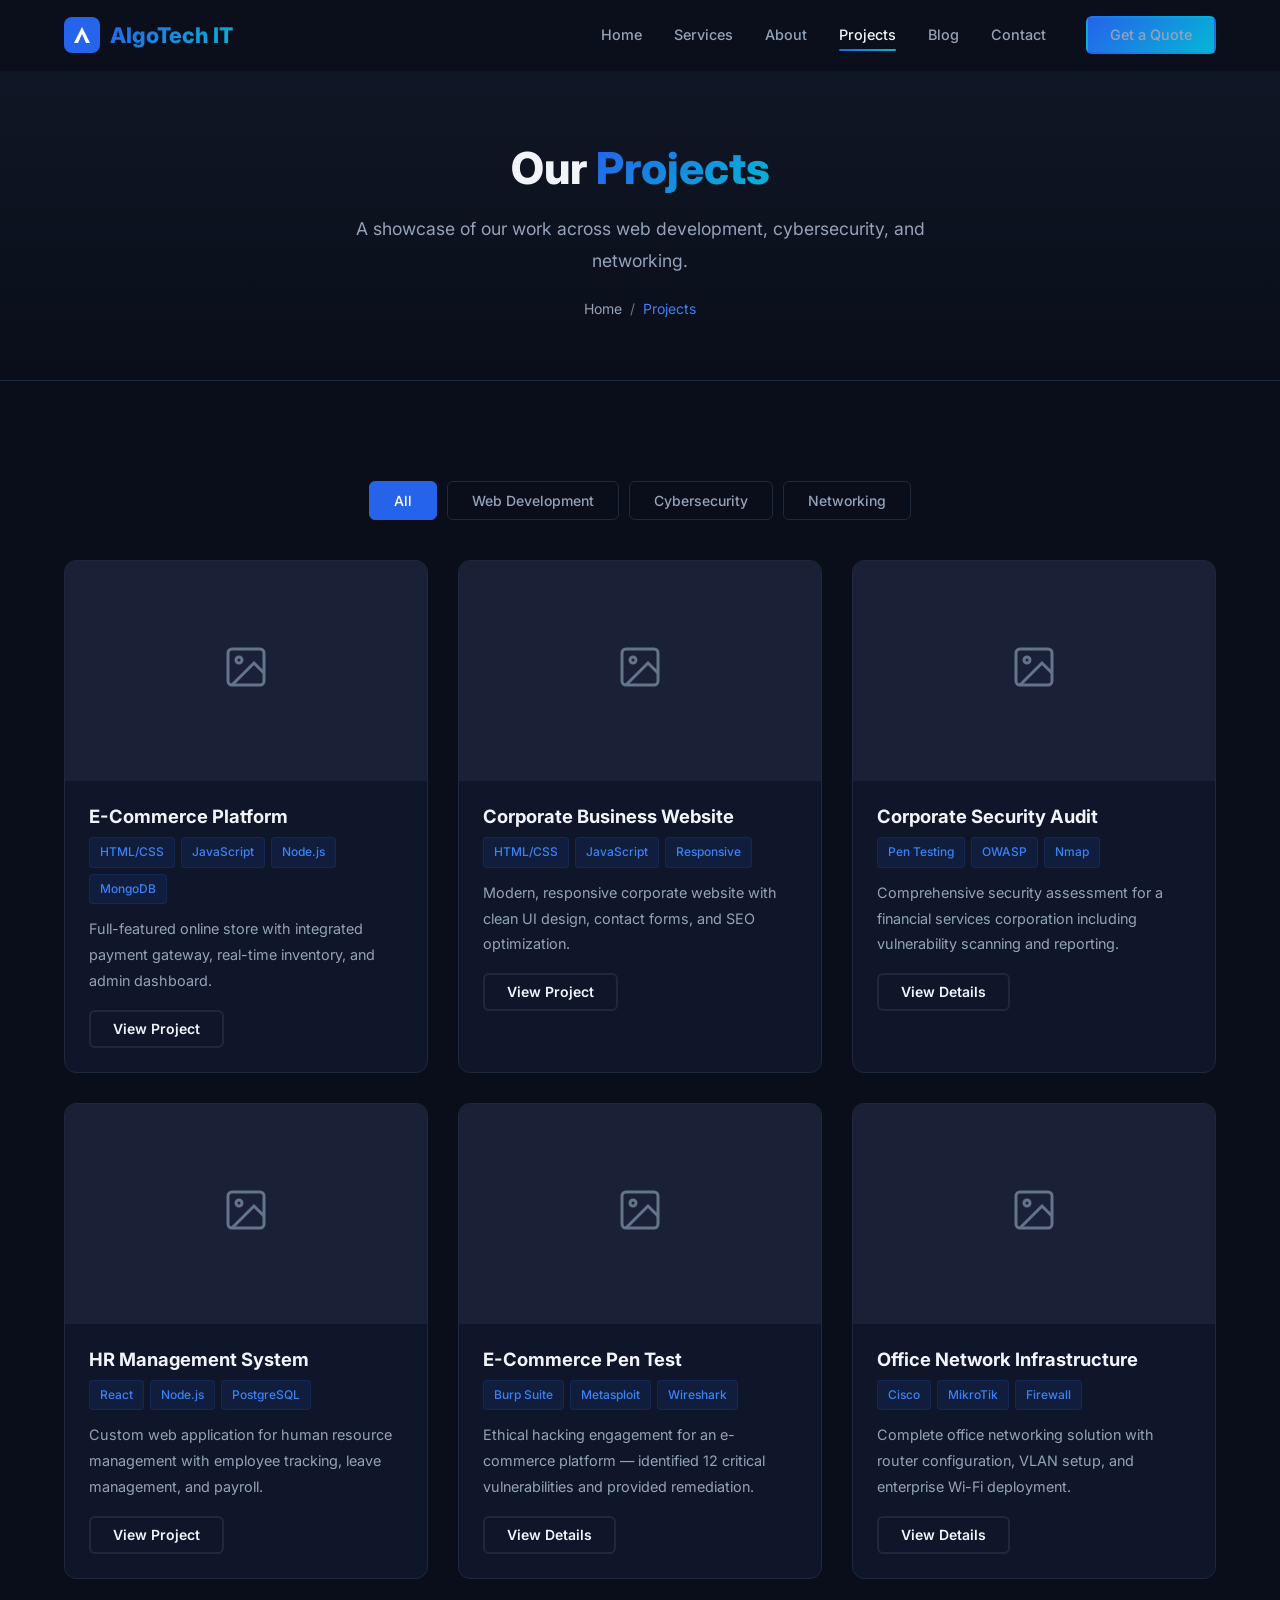
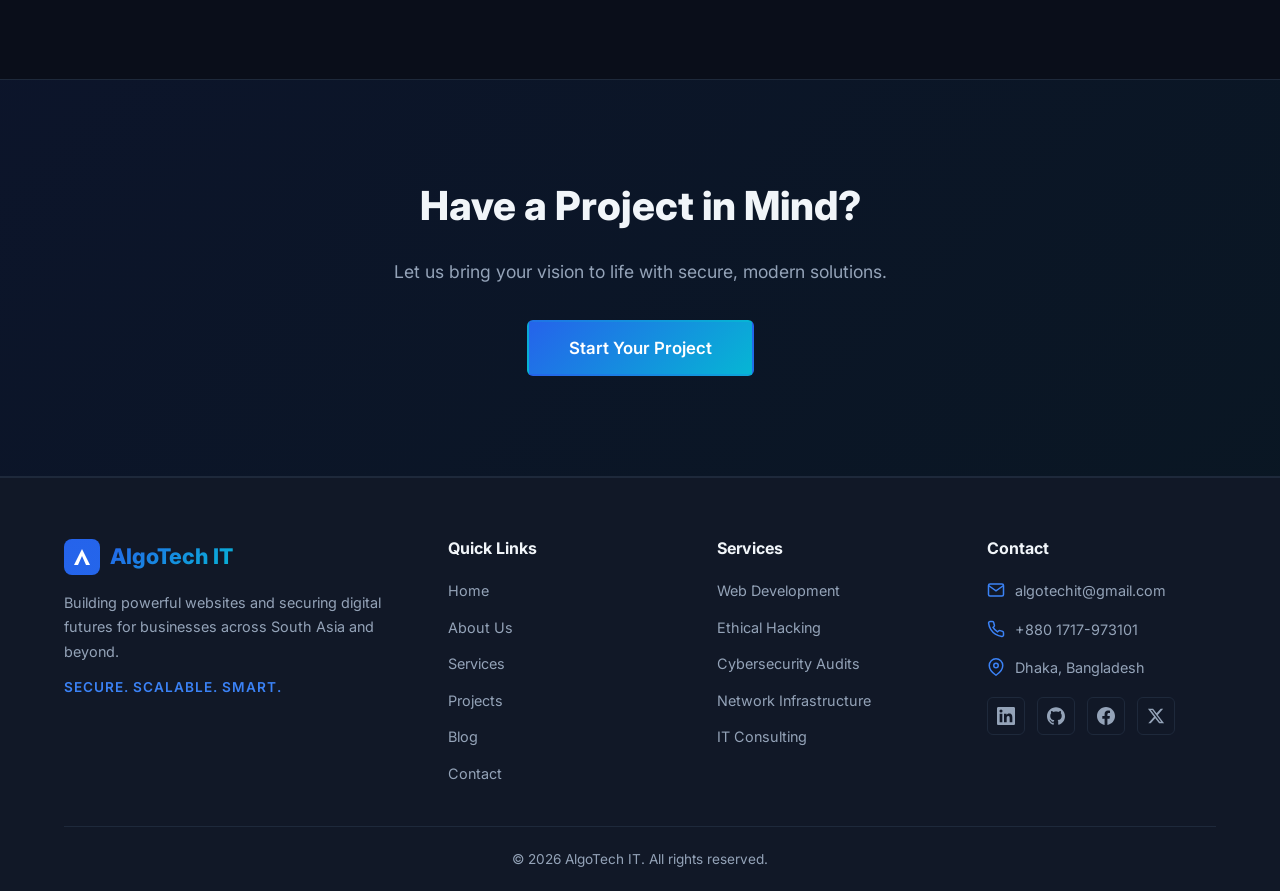
<file: projects.html>
<!DOCTYPE html>
<html lang="en">
<head>
  <meta charset="UTF-8">
  <meta name="viewport" content="width=device-width, initial-scale=1.0">
  <title>Projects — AlgoTech IT | Our Portfolio &amp; Recent Work</title>
  <meta name="description" content="Explore AlgoTech IT's portfolio — web development projects, cybersecurity engagements, and network infrastructure solutions.">
  
  <meta property="og:title" content="Our Projects — AlgoTech IT">
  <meta property="og:description" content="See our latest web development and cybersecurity projects.">
  <meta property="og:type" content="website">
  
  <link rel="icon" type="image/svg+xml" href="assets/images/favicon.svg">
  <link rel="stylesheet" href="css/style.css">
  <link rel="stylesheet" href="css/components.css">
  <link rel="stylesheet" href="css/animations.css">
</head>
<body>

  <!-- ========== NAVIGATION ========== -->
  <nav class="navbar" role="navigation" aria-label="Main navigation">
    <div class="container">
      <a href="index.html" class="nav-logo" aria-label="AlgoTech IT Home">
        <svg class="logo-icon" viewBox="0 0 36 36" fill="none"><rect width="36" height="36" rx="8" fill="url(#logo-grad)"/><path d="M10 26L18 10L26 26H22L18 17L14 26H10Z" fill="white"/><defs><linearGradient id="logo-grad" x1="0" y1="0" x2="36" y2="36"><stop stop-color="#2563eb"/><stop offset="1" stop-color="#06b6d4"/></linearGradient></defs></svg>
        <span>AlgoTech IT</span>
      </a>
      <div class="nav-links">
        <a href="index.html">Home</a>
        <a href="services.html">Services</a>
        <a href="about.html">About</a>
        <a href="projects.html" aria-current="page">Projects</a>
        <a href="blog.html">Blog</a>
        <a href="contact.html">Contact</a>
        <a href="contact.html" class="btn btn-primary btn-sm nav-cta">Get a Quote</a>
      </div>
      <button class="nav-toggle" aria-label="Toggle menu"><span></span><span></span><span></span></button>
    </div>
  </nav>

  <main>
    <!-- ========== PAGE HEADER ========== -->
    <section class="page-header">
      <div class="container">
        <h1 class="hero-animate-1">Our <span class="text-gradient">Projects</span></h1>
        <p class="hero-animate-2">A showcase of our work across web development, cybersecurity, and networking.</p>
        <div class="breadcrumb hero-animate-3">
          <a href="index.html">Home</a> / <span>Projects</span>
        </div>
      </div>
    </section>

    <!-- ========== PORTFOLIO ========== -->
    <section class="section">
      <div class="container">
        <!-- Filter Tabs -->
        <div class="filter-tabs portfolio-filters animate-on-scroll">
          <button class="filter-btn active" data-filter="all">All</button>
          <button class="filter-btn" data-filter="web-development">Web Development</button>
          <button class="filter-btn" data-filter="cybersecurity">Cybersecurity</button>
          <button class="filter-btn" data-filter="networking">Networking</button>
        </div>

        <!-- Project Grid -->
        <div class="grid grid-3">

          <!-- Project 1: E-Commerce Platform -->
          <div class="project-card animate-on-scroll" data-category="web-development" data-delay="1">
            <div class="project-card-image">
              <div class="placeholder-icon">
                <svg viewBox="0 0 24 24" fill="none" stroke="currentColor" stroke-width="1.5"><rect x="3" y="3" width="18" height="18" rx="2"/><circle cx="8.5" cy="8.5" r="1.5"/><path d="M21 15l-5-5L5 21"/></svg>
              </div>
            </div>
            <div class="project-card-body">
              <h3>E-Commerce Platform</h3>
              <div class="tech-tags">
                <span class="tech-tag">HTML/CSS</span>
                <span class="tech-tag">JavaScript</span>
                <span class="tech-tag">Node.js</span>
                <span class="tech-tag">MongoDB</span>
              </div>
              <p>Full-featured online store with integrated payment gateway, real-time inventory, and admin dashboard.</p>
              <a href="#" class="btn btn-outline btn-sm">View Project</a>
            </div>
          </div>

          <!-- Project 2: Corporate Website -->
          <div class="project-card animate-on-scroll" data-category="web-development" data-delay="2">
            <div class="project-card-image">
              <div class="placeholder-icon">
                <svg viewBox="0 0 24 24" fill="none" stroke="currentColor" stroke-width="1.5"><rect x="3" y="3" width="18" height="18" rx="2"/><circle cx="8.5" cy="8.5" r="1.5"/><path d="M21 15l-5-5L5 21"/></svg>
              </div>
            </div>
            <div class="project-card-body">
              <h3>Corporate Business Website</h3>
              <div class="tech-tags">
                <span class="tech-tag">HTML/CSS</span>
                <span class="tech-tag">JavaScript</span>
                <span class="tech-tag">Responsive</span>
              </div>
              <p>Modern, responsive corporate website with clean UI design, contact forms, and SEO optimization.</p>
              <a href="#" class="btn btn-outline btn-sm">View Project</a>
            </div>
          </div>

          <!-- Project 3: Security Audit -->
          <div class="project-card animate-on-scroll" data-category="cybersecurity" data-delay="3">
            <div class="project-card-image">
              <div class="placeholder-icon">
                <svg viewBox="0 0 24 24" fill="none" stroke="currentColor" stroke-width="1.5"><rect x="3" y="3" width="18" height="18" rx="2"/><circle cx="8.5" cy="8.5" r="1.5"/><path d="M21 15l-5-5L5 21"/></svg>
              </div>
            </div>
            <div class="project-card-body">
              <h3>Corporate Security Audit</h3>
              <div class="tech-tags">
                <span class="tech-tag">Pen Testing</span>
                <span class="tech-tag">OWASP</span>
                <span class="tech-tag">Nmap</span>
              </div>
              <p>Comprehensive security assessment for a financial services corporation including vulnerability scanning and reporting.</p>
              <a href="#" class="btn btn-outline btn-sm">View Details</a>
            </div>
          </div>

          <!-- Project 4: Web Application -->
          <div class="project-card animate-on-scroll" data-category="web-development" data-delay="1">
            <div class="project-card-image">
              <div class="placeholder-icon">
                <svg viewBox="0 0 24 24" fill="none" stroke="currentColor" stroke-width="1.5"><rect x="3" y="3" width="18" height="18" rx="2"/><circle cx="8.5" cy="8.5" r="1.5"/><path d="M21 15l-5-5L5 21"/></svg>
              </div>
            </div>
            <div class="project-card-body">
              <h3>HR Management System</h3>
              <div class="tech-tags">
                <span class="tech-tag">React</span>
                <span class="tech-tag">Node.js</span>
                <span class="tech-tag">PostgreSQL</span>
              </div>
              <p>Custom web application for human resource management with employee tracking, leave management, and payroll.</p>
              <a href="#" class="btn btn-outline btn-sm">View Project</a>
            </div>
          </div>

          <!-- Project 5: Penetration Testing -->
          <div class="project-card animate-on-scroll" data-category="cybersecurity" data-delay="2">
            <div class="project-card-image">
              <div class="placeholder-icon">
                <svg viewBox="0 0 24 24" fill="none" stroke="currentColor" stroke-width="1.5"><rect x="3" y="3" width="18" height="18" rx="2"/><circle cx="8.5" cy="8.5" r="1.5"/><path d="M21 15l-5-5L5 21"/></svg>
              </div>
            </div>
            <div class="project-card-body">
              <h3>E-Commerce Pen Test</h3>
              <div class="tech-tags">
                <span class="tech-tag">Burp Suite</span>
                <span class="tech-tag">Metasploit</span>
                <span class="tech-tag">Wireshark</span>
              </div>
              <p>Ethical hacking engagement for an e-commerce platform — identified 12 critical vulnerabilities and provided remediation.</p>
              <a href="#" class="btn btn-outline btn-sm">View Details</a>
            </div>
          </div>

          <!-- Project 6: Network Setup -->
          <div class="project-card animate-on-scroll" data-category="networking" data-delay="3">
            <div class="project-card-image">
              <div class="placeholder-icon">
                <svg viewBox="0 0 24 24" fill="none" stroke="currentColor" stroke-width="1.5"><rect x="3" y="3" width="18" height="18" rx="2"/><circle cx="8.5" cy="8.5" r="1.5"/><path d="M21 15l-5-5L5 21"/></svg>
              </div>
            </div>
            <div class="project-card-body">
              <h3>Office Network Infrastructure</h3>
              <div class="tech-tags">
                <span class="tech-tag">Cisco</span>
                <span class="tech-tag">MikroTik</span>
                <span class="tech-tag">Firewall</span>
              </div>
              <p>Complete office networking solution with router configuration, VLAN setup, and enterprise Wi-Fi deployment.</p>
              <a href="#" class="btn btn-outline btn-sm">View Details</a>
            </div>
          </div>

        </div>
      </div>
    </section>

    <!-- ========== CTA ========== -->
    <section class="cta-section">
      <div class="container animate-on-scroll">
        <h2>Have a Project in Mind?</h2>
        <p>Let us bring your vision to life with secure, modern solutions.</p>
        <a href="contact.html" class="btn btn-primary btn-lg">Start Your Project</a>
      </div>
    </section>
  </main>

  <!-- ========== FOOTER ========== -->
  <footer class="footer">
    <div class="container">
      <div class="footer-grid">
        <div class="footer-col footer-brand">
          <a href="index.html" class="nav-logo" style="margin-bottom: 4px;">
            <svg class="logo-icon" viewBox="0 0 36 36" fill="none"><rect width="36" height="36" rx="8" fill="url(#lg4)"/><path d="M10 26L18 10L26 26H22L18 17L14 26H10Z" fill="white"/><defs><linearGradient id="lg4" x1="0" y1="0" x2="36" y2="36"><stop stop-color="#2563eb"/><stop offset="1" stop-color="#06b6d4"/></linearGradient></defs></svg>
            <span>AlgoTech IT</span>
          </a>
          <p>Building powerful websites and securing digital futures for businesses across South Asia and beyond.</p>
          <p class="tagline">Secure. Scalable. Smart.</p>
        </div>
        <div class="footer-col"><h4>Quick Links</h4><div class="footer-links"><a href="index.html">Home</a><a href="about.html">About Us</a><a href="services.html">Services</a><a href="projects.html">Projects</a><a href="blog.html">Blog</a><a href="contact.html">Contact</a></div></div>
        <div class="footer-col"><h4>Services</h4><div class="footer-links"><a href="services.html#web-development">Web Development</a><a href="services.html#ethical-hacking">Ethical Hacking</a><a href="services.html#cybersecurity">Cybersecurity Audits</a><a href="services.html#networking">Network Infrastructure</a><a href="services.html#consulting">IT Consulting</a></div></div>
        <div class="footer-col">
          <h4>Contact</h4>
          <div class="footer-contact-item"><svg viewBox="0 0 24 24" fill="none" stroke="currentColor" stroke-width="2"><path d="M4 4h16c1.1 0 2 .9 2 2v12c0 1.1-.9 2-2 2H4c-1.1 0-2-.9-2-2V6c0-1.1.9-2 2-2z"/><polyline points="22,6 12,13 2,6"/></svg><span>algotechit@gmail.com</span></div>
          <div class="footer-contact-item"><svg viewBox="0 0 24 24" fill="none" stroke="currentColor" stroke-width="2"><path d="M22 16.92v3a2 2 0 0 1-2.18 2 19.79 19.79 0 0 1-8.63-3.07 19.5 19.5 0 0 1-6-6 19.79 19.79 0 0 1-3.07-8.67A2 2 0 0 1 4.11 2h3a2 2 0 0 1 2 1.72 12.84 12.84 0 0 0 .7 2.81 2 2 0 0 1-.45 2.11L8.09 9.91a16 16 0 0 0 6 6l1.27-1.27a2 2 0 0 1 2.11-.45 12.84 12.84 0 0 0 2.81.7A2 2 0 0 1 22 16.92z"/></svg><span>+880 1717-973101</span></div>
          <div class="footer-contact-item"><svg viewBox="0 0 24 24" fill="none" stroke="currentColor" stroke-width="2"><path d="M21 10c0 7-9 13-9 13s-9-6-9-13a9 9 0 0 1 18 0z"/><circle cx="12" cy="10" r="3"/></svg><span>Dhaka, Bangladesh</span></div>
          <div class="footer-socials">
            <a href="#" aria-label="LinkedIn"><svg viewBox="0 0 24 24" fill="currentColor"><path d="M20.447 20.452h-3.554v-5.569c0-1.328-.027-3.037-1.852-3.037-1.853 0-2.136 1.445-2.136 2.939v5.667H9.351V9h3.414v1.561h.046c.477-.9 1.637-1.85 3.37-1.85 3.601 0 4.267 2.37 4.267 5.455v6.286zM5.337 7.433a2.062 2.062 0 0 1-2.063-2.065 2.064 2.064 0 1 1 2.063 2.065zm1.782 13.019H3.555V9h3.564v11.452zM22.225 0H1.771C.792 0 0 .774 0 1.729v20.542C0 23.227.792 24 1.771 24h20.451C23.2 24 24 23.227 24 22.271V1.729C24 .774 23.2 0 22.222 0h.003z"/></svg></a>
            <a href="#" aria-label="GitHub"><svg viewBox="0 0 24 24" fill="currentColor"><path d="M12 .297c-6.63 0-12 5.373-12 12 0 5.303 3.438 9.8 8.205 11.385.6.113.82-.258.82-.577 0-.285-.01-1.04-.015-2.04-3.338.724-4.042-1.61-4.042-1.61C4.422 18.07 3.633 17.7 3.633 17.7c-1.087-.744.084-.729.084-.729 1.205.084 1.838 1.236 1.838 1.236 1.07 1.835 2.809 1.305 3.495.998.108-.776.417-1.305.76-1.605-2.665-.3-5.466-1.332-5.466-5.93 0-1.31.465-2.38 1.235-3.22-.135-.303-.54-1.523.105-3.176 0 0 1.005-.322 3.3 1.23.96-.267 1.98-.399 3-.405 1.02.006 2.04.138 3 .405 2.28-1.552 3.285-1.23 3.285-1.23.645 1.653.24 2.873.12 3.176.765.84 1.23 1.91 1.23 3.22 0 4.61-2.805 5.625-5.475 5.92.42.36.81 1.096.81 2.22 0 1.606-.015 2.896-.015 3.286 0 .315.21.69.825.57C20.565 22.092 24 17.592 24 12.297c0-6.627-5.373-12-12-12"/></svg></a>
            <a href="#" aria-label="Facebook"><svg viewBox="0 0 24 24" fill="currentColor"><path d="M24 12.073c0-6.627-5.373-12-12-12s-12 5.373-12 12c0 5.99 4.388 10.954 10.125 11.854v-8.385H7.078v-3.47h3.047V9.43c0-3.007 1.792-4.669 4.533-4.669 1.312 0 2.686.235 2.686.235v2.953H15.83c-1.491 0-1.956.925-1.956 1.874v2.25h3.328l-.532 3.47h-2.796v8.385C19.612 23.027 24 18.062 24 12.073z"/></svg></a>
            <a href="#" aria-label="Twitter / X"><svg viewBox="0 0 24 24" fill="currentColor"><path d="M18.244 2.25h3.308l-7.227 8.26 8.502 11.24H16.17l-5.214-6.817L4.99 21.75H1.68l7.73-8.835L1.254 2.25H8.08l4.713 6.231zm-1.161 17.52h1.833L7.084 4.126H5.117z"/></svg></a>
          </div>
        </div>
      </div>
      <div class="footer-bottom"><p>&copy; <span id="current-year">2026</span> AlgoTech IT. All rights reserved.</p></div>
    </div>
  </footer>
  <script src="js/main.js"></script>
  <script src="js/portfolio.js"></script>
</body>
</html>
</file>
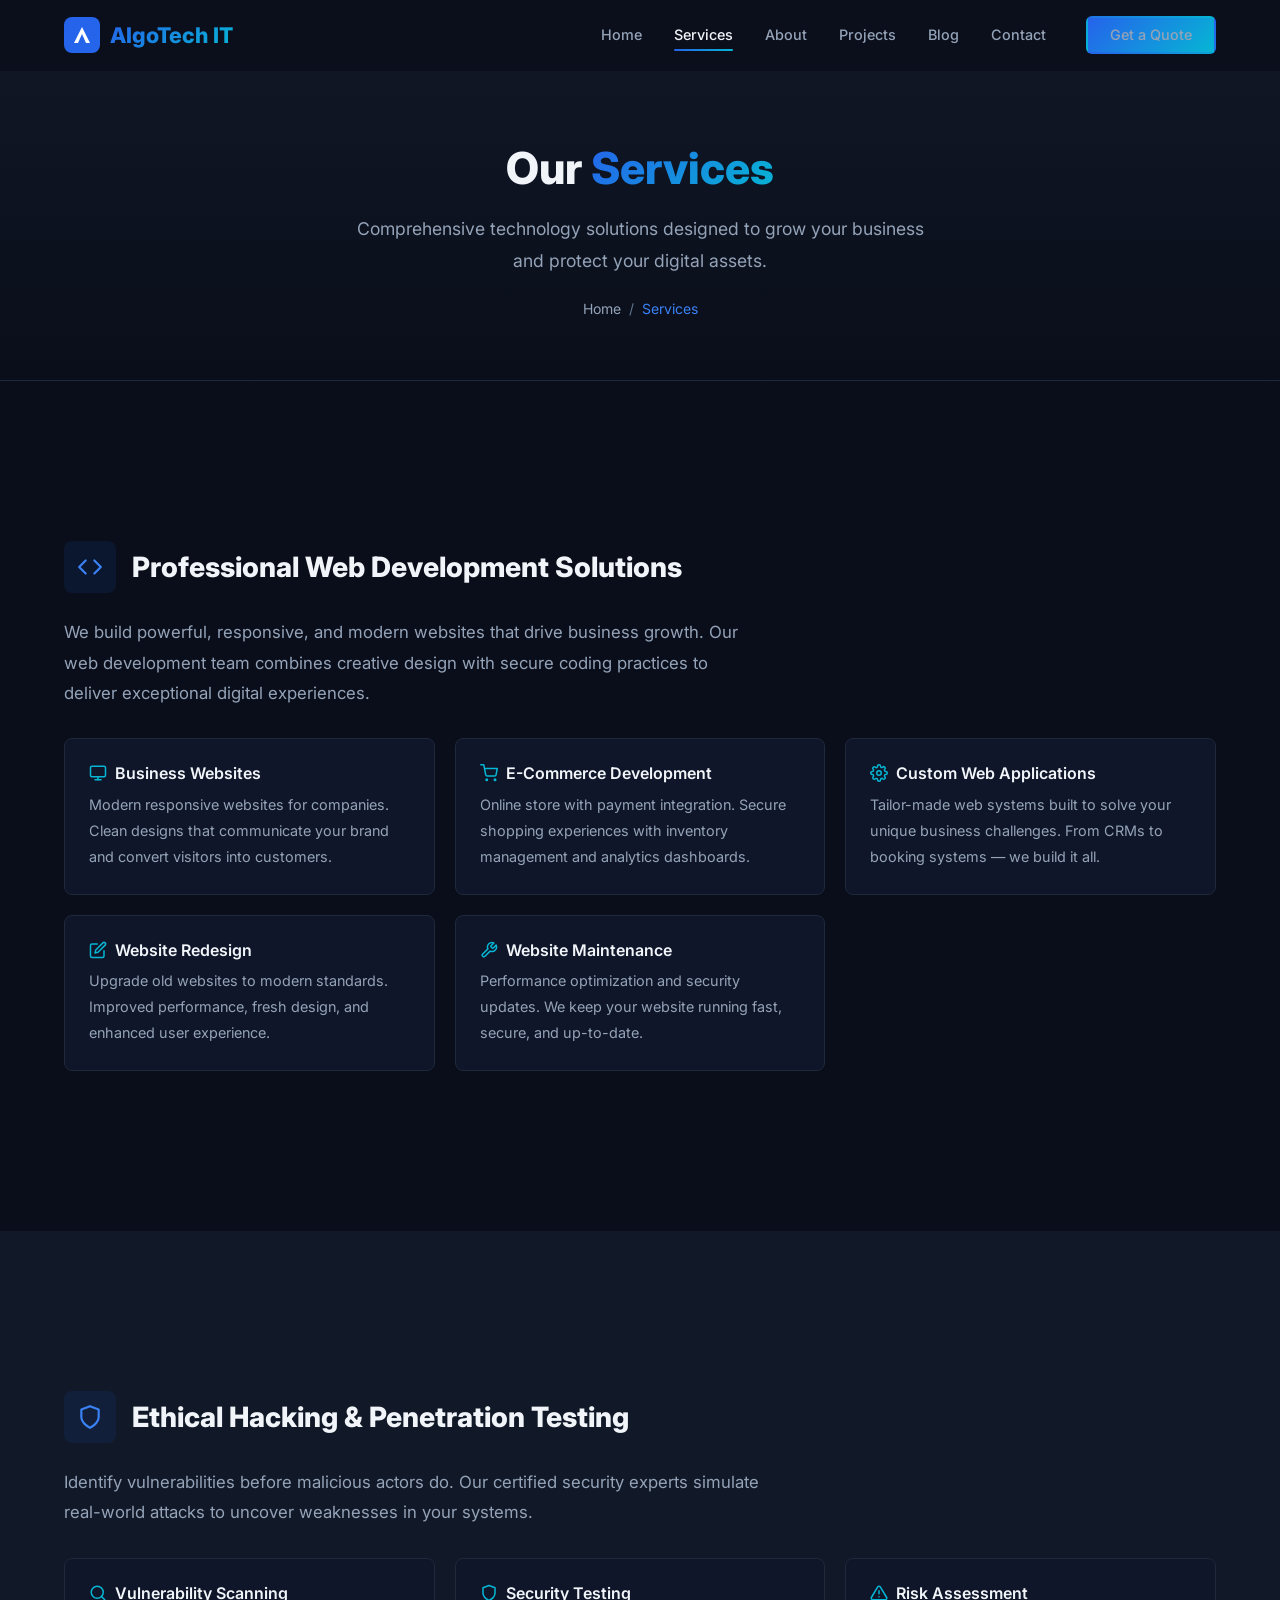
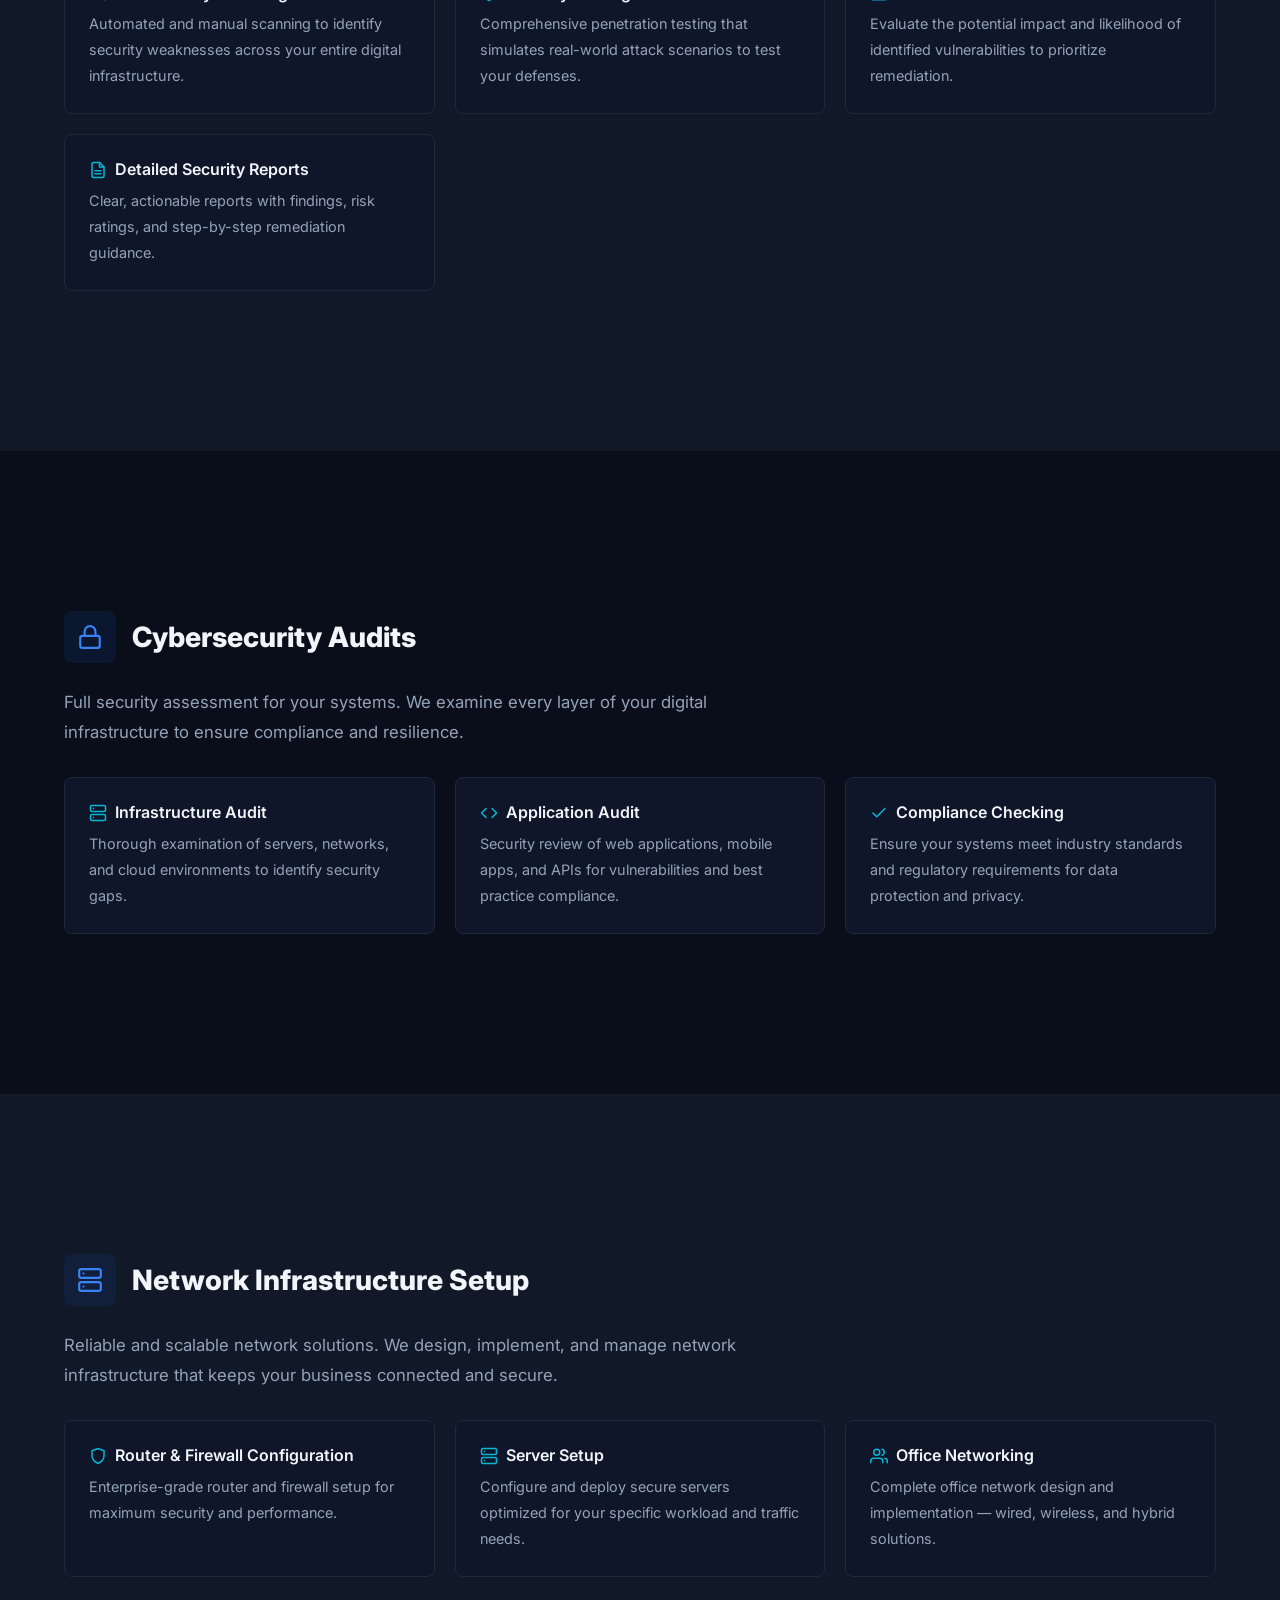
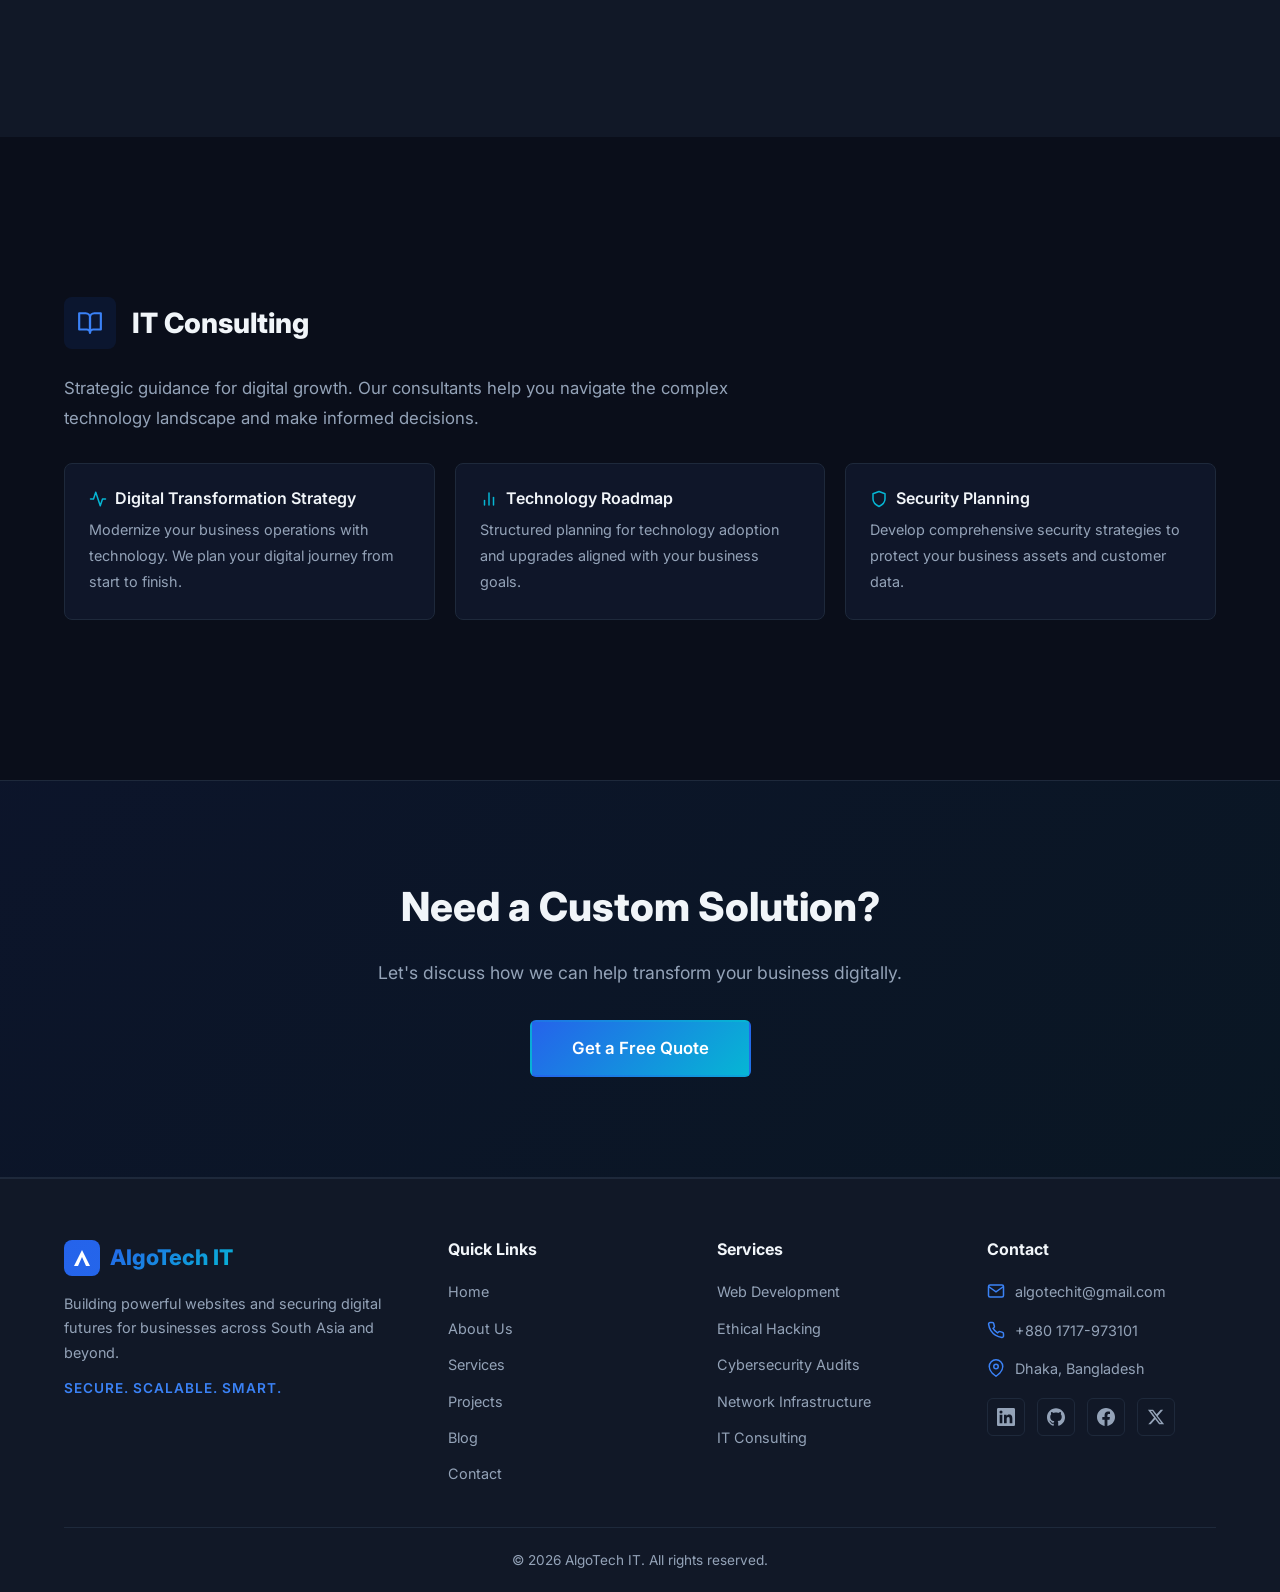
<file: services.html>
<!DOCTYPE html>
<html lang="en">
<head>
  <meta charset="UTF-8">
  <meta name="viewport" content="width=device-width, initial-scale=1.0">
  <title>Services — AlgoTech IT | Web Development &amp; Cybersecurity Solutions</title>
  <meta name="description" content="Explore AlgoTech IT's comprehensive services: custom web development, ethical hacking, cybersecurity audits, network infrastructure, and IT consulting.">
  
  <meta property="og:title" content="Our Services — AlgoTech IT">
  <meta property="og:description" content="Web development, cybersecurity, and IT solutions for modern businesses.">
  <meta property="og:type" content="website">
  
  <link rel="icon" type="image/svg+xml" href="assets/images/favicon.svg">
  <link rel="stylesheet" href="css/style.css">
  <link rel="stylesheet" href="css/components.css">
  <link rel="stylesheet" href="css/animations.css">
</head>
<body>

  <!-- ========== NAVIGATION ========== -->
  <nav class="navbar" role="navigation" aria-label="Main navigation">
    <div class="container">
      <a href="index.html" class="nav-logo" aria-label="AlgoTech IT Home">
        <svg class="logo-icon" viewBox="0 0 36 36" fill="none"><rect width="36" height="36" rx="8" fill="url(#logo-grad)"/><path d="M10 26L18 10L26 26H22L18 17L14 26H10Z" fill="white"/><defs><linearGradient id="logo-grad" x1="0" y1="0" x2="36" y2="36"><stop stop-color="#2563eb"/><stop offset="1" stop-color="#06b6d4"/></linearGradient></defs></svg>
        <span>AlgoTech IT</span>
      </a>
      <div class="nav-links">
        <a href="index.html">Home</a>
        <a href="services.html" aria-current="page">Services</a>
        <a href="about.html">About</a>
        <a href="projects.html">Projects</a>
        <a href="blog.html">Blog</a>
        <a href="contact.html">Contact</a>
        <a href="contact.html" class="btn btn-primary btn-sm nav-cta">Get a Quote</a>
      </div>
      <button class="nav-toggle" aria-label="Toggle menu"><span></span><span></span><span></span></button>
    </div>
  </nav>

  <main>
    <!-- ========== PAGE HEADER ========== -->
    <section class="page-header">
      <div class="container">
        <h1 class="hero-animate-1">Our <span class="text-gradient">Services</span></h1>
        <p class="hero-animate-2">Comprehensive technology solutions designed to grow your business and protect your digital assets.</p>
        <div class="breadcrumb hero-animate-3">
          <a href="index.html">Home</a> / <span>Services</span>
        </div>
      </div>
    </section>

    <!-- ========== WEB DEVELOPMENT (MAIN SERVICE) ========== -->
    <section class="section" id="web-development">
      <div class="container">
        <div class="service-detail">
          <div class="service-detail-header animate-on-scroll">
            <div class="service-icon">
              <svg viewBox="0 0 24 24" fill="none" stroke="currentColor" stroke-width="2" stroke-linecap="round" stroke-linejoin="round"><polyline points="16 18 22 12 16 6"></polyline><polyline points="8 6 2 12 8 18"></polyline></svg>
            </div>
            <h2>Professional Web Development Solutions</h2>
          </div>
          <p class="animate-on-scroll">We build powerful, responsive, and modern websites that drive business growth. Our web development team combines creative design with secure coding practices to deliver exceptional digital experiences.</p>

          <div class="service-sub-grid">
            <!-- Business Websites -->
            <div class="service-sub-card animate-on-scroll" data-delay="1">
              <h4>
                <svg viewBox="0 0 24 24" fill="none" stroke="currentColor" stroke-width="2" stroke-linecap="round" stroke-linejoin="round"><rect x="2" y="3" width="20" height="14" rx="2" ry="2"></rect><line x1="8" y1="21" x2="16" y2="21"></line><line x1="12" y1="17" x2="12" y2="21"></line></svg>
                Business Websites
              </h4>
              <p>Modern responsive websites for companies. Clean designs that communicate your brand and convert visitors into customers.</p>
            </div>

            <!-- E-Commerce -->
            <div class="service-sub-card animate-on-scroll" data-delay="2">
              <h4>
                <svg viewBox="0 0 24 24" fill="none" stroke="currentColor" stroke-width="2" stroke-linecap="round" stroke-linejoin="round"><circle cx="9" cy="21" r="1"></circle><circle cx="20" cy="21" r="1"></circle><path d="M1 1h4l2.68 13.39a2 2 0 0 0 2 1.61h9.72a2 2 0 0 0 2-1.61L23 6H6"></path></svg>
                E-Commerce Development
              </h4>
              <p>Online store with payment integration. Secure shopping experiences with inventory management and analytics dashboards.</p>
            </div>

            <!-- Custom Web Apps -->
            <div class="service-sub-card animate-on-scroll" data-delay="3">
              <h4>
                <svg viewBox="0 0 24 24" fill="none" stroke="currentColor" stroke-width="2" stroke-linecap="round" stroke-linejoin="round"><circle cx="12" cy="12" r="3"></circle><path d="M19.4 15a1.65 1.65 0 0 0 .33 1.82l.06.06a2 2 0 0 1-2.83 2.83l-.06-.06a1.65 1.65 0 0 0-1.82-.33 1.65 1.65 0 0 0-1 1.51V21a2 2 0 0 1-4 0v-.09A1.65 1.65 0 0 0 9 19.4a1.65 1.65 0 0 0-1.82.33l-.06.06a2 2 0 0 1-2.83-2.83l.06-.06A1.65 1.65 0 0 0 4.68 15a1.65 1.65 0 0 0-1.51-1H3a2 2 0 0 1 0-4h.09A1.65 1.65 0 0 0 4.6 9a1.65 1.65 0 0 0-.33-1.82l-.06-.06a2 2 0 0 1 2.83-2.83l.06.06A1.65 1.65 0 0 0 9 4.68a1.65 1.65 0 0 0 1-1.51V3a2 2 0 0 1 4 0v.09a1.65 1.65 0 0 0 1 1.51 1.65 1.65 0 0 0 1.82-.33l.06-.06a2 2 0 0 1 2.83 2.83l-.06.06A1.65 1.65 0 0 0 19.4 9a1.65 1.65 0 0 0 1.51 1H21a2 2 0 0 1 0 4h-.09a1.65 1.65 0 0 0-1.51 1z"></path></svg>
                Custom Web Applications
              </h4>
              <p>Tailor-made web systems built to solve your unique business challenges. From CRMs to booking systems — we build it all.</p>
            </div>

            <!-- Website Redesign -->
            <div class="service-sub-card animate-on-scroll" data-delay="4">
              <h4>
                <svg viewBox="0 0 24 24" fill="none" stroke="currentColor" stroke-width="2" stroke-linecap="round" stroke-linejoin="round"><path d="M11 4H4a2 2 0 0 0-2 2v14a2 2 0 0 0 2 2h14a2 2 0 0 0 2-2v-7"></path><path d="M18.5 2.5a2.121 2.121 0 0 1 3 3L12 15l-4 1 1-4 9.5-9.5z"></path></svg>
                Website Redesign
              </h4>
              <p>Upgrade old websites to modern standards. Improved performance, fresh design, and enhanced user experience.</p>
            </div>

            <!-- Website Maintenance -->
            <div class="service-sub-card animate-on-scroll" data-delay="5">
              <h4>
                <svg viewBox="0 0 24 24" fill="none" stroke="currentColor" stroke-width="2" stroke-linecap="round" stroke-linejoin="round"><path d="M14.7 6.3a1 1 0 0 0 0 1.4l1.6 1.6a1 1 0 0 0 1.4 0l3.77-3.77a6 6 0 0 1-7.94 7.94l-6.91 6.91a2.12 2.12 0 0 1-3-3l6.91-6.91a6 6 0 0 1 7.94-7.94l-3.76 3.76z"></path></svg>
                Website Maintenance
              </h4>
              <p>Performance optimization and security updates. We keep your website running fast, secure, and up-to-date.</p>
            </div>
          </div>
        </div>
      </div>
    </section>

    <!-- ========== ETHICAL HACKING ========== -->
    <section class="section bg-secondary" id="ethical-hacking">
      <div class="container">
        <div class="service-detail">
          <div class="service-detail-header animate-on-scroll">
            <div class="service-icon">
              <svg viewBox="0 0 24 24" fill="none" stroke="currentColor" stroke-width="2" stroke-linecap="round" stroke-linejoin="round"><path d="M12 22s8-4 8-10V5l-8-3-8 3v7c0 6 8 10 8 10z"></path></svg>
            </div>
            <h2>Ethical Hacking &amp; Penetration Testing</h2>
          </div>
          <p class="animate-on-scroll">Identify vulnerabilities before malicious actors do. Our certified security experts simulate real-world attacks to uncover weaknesses in your systems.</p>

          <div class="service-sub-grid">
            <div class="service-sub-card animate-on-scroll" data-delay="1">
              <h4>
                <svg viewBox="0 0 24 24" fill="none" stroke="currentColor" stroke-width="2" stroke-linecap="round" stroke-linejoin="round"><circle cx="11" cy="11" r="8"></circle><line x1="21" y1="21" x2="16.65" y2="16.65"></line></svg>
                Vulnerability Scanning
              </h4>
              <p>Automated and manual scanning to identify security weaknesses across your entire digital infrastructure.</p>
            </div>
            <div class="service-sub-card animate-on-scroll" data-delay="2">
              <h4>
                <svg viewBox="0 0 24 24" fill="none" stroke="currentColor" stroke-width="2" stroke-linecap="round" stroke-linejoin="round"><path d="M12 22s8-4 8-10V5l-8-3-8 3v7c0 6 8 10 8 10z"></path></svg>
                Security Testing
              </h4>
              <p>Comprehensive penetration testing that simulates real-world attack scenarios to test your defenses.</p>
            </div>
            <div class="service-sub-card animate-on-scroll" data-delay="3">
              <h4>
                <svg viewBox="0 0 24 24" fill="none" stroke="currentColor" stroke-width="2" stroke-linecap="round" stroke-linejoin="round"><path d="M10.29 3.86L1.82 18a2 2 0 0 0 1.71 3h16.94a2 2 0 0 0 1.71-3L13.71 3.86a2 2 0 0 0-3.42 0z"></path><line x1="12" y1="9" x2="12" y2="13"></line><line x1="12" y1="17" x2="12.01" y2="17"></line></svg>
                Risk Assessment
              </h4>
              <p>Evaluate the potential impact and likelihood of identified vulnerabilities to prioritize remediation.</p>
            </div>
            <div class="service-sub-card animate-on-scroll" data-delay="4">
              <h4>
                <svg viewBox="0 0 24 24" fill="none" stroke="currentColor" stroke-width="2" stroke-linecap="round" stroke-linejoin="round"><path d="M14 2H6a2 2 0 0 0-2 2v16a2 2 0 0 0 2 2h12a2 2 0 0 0 2-2V8z"></path><polyline points="14 2 14 8 20 8"></polyline><line x1="16" y1="13" x2="8" y2="13"></line><line x1="16" y1="17" x2="8" y2="17"></line></svg>
                Detailed Security Reports
              </h4>
              <p>Clear, actionable reports with findings, risk ratings, and step-by-step remediation guidance.</p>
            </div>
          </div>
        </div>
      </div>
    </section>

    <!-- ========== CYBERSECURITY AUDITS ========== -->
    <section class="section" id="cybersecurity">
      <div class="container">
        <div class="service-detail">
          <div class="service-detail-header animate-on-scroll">
            <div class="service-icon">
              <svg viewBox="0 0 24 24" fill="none" stroke="currentColor" stroke-width="2" stroke-linecap="round" stroke-linejoin="round"><rect x="3" y="11" width="18" height="11" rx="2" ry="2"></rect><path d="M7 11V7a5 5 0 0 1 10 0v4"></path></svg>
            </div>
            <h2>Cybersecurity Audits</h2>
          </div>
          <p class="animate-on-scroll">Full security assessment for your systems. We examine every layer of your digital infrastructure to ensure compliance and resilience.</p>

          <div class="service-sub-grid">
            <div class="service-sub-card animate-on-scroll" data-delay="1">
              <h4>
                <svg viewBox="0 0 24 24" fill="none" stroke="currentColor" stroke-width="2" stroke-linecap="round" stroke-linejoin="round"><rect x="2" y="2" width="20" height="8" rx="2" ry="2"></rect><rect x="2" y="14" width="20" height="8" rx="2" ry="2"></rect><line x1="6" y1="6" x2="6.01" y2="6"></line><line x1="6" y1="18" x2="6.01" y2="18"></line></svg>
                Infrastructure Audit
              </h4>
              <p>Thorough examination of servers, networks, and cloud environments to identify security gaps.</p>
            </div>
            <div class="service-sub-card animate-on-scroll" data-delay="2">
              <h4>
                <svg viewBox="0 0 24 24" fill="none" stroke="currentColor" stroke-width="2" stroke-linecap="round" stroke-linejoin="round"><polyline points="16 18 22 12 16 6"></polyline><polyline points="8 6 2 12 8 18"></polyline></svg>
                Application Audit
              </h4>
              <p>Security review of web applications, mobile apps, and APIs for vulnerabilities and best practice compliance.</p>
            </div>
            <div class="service-sub-card animate-on-scroll" data-delay="3">
              <h4>
                <svg viewBox="0 0 24 24" fill="none" stroke="currentColor" stroke-width="2" stroke-linecap="round" stroke-linejoin="round"><polyline points="20 6 9 17 4 12"></polyline></svg>
                Compliance Checking
              </h4>
              <p>Ensure your systems meet industry standards and regulatory requirements for data protection and privacy.</p>
            </div>
          </div>
        </div>
      </div>
    </section>

    <!-- ========== NETWORK INFRASTRUCTURE ========== -->
    <section class="section bg-secondary" id="networking">
      <div class="container">
        <div class="service-detail">
          <div class="service-detail-header animate-on-scroll">
            <div class="service-icon">
              <svg viewBox="0 0 24 24" fill="none" stroke="currentColor" stroke-width="2" stroke-linecap="round" stroke-linejoin="round"><rect x="2" y="2" width="20" height="8" rx="2" ry="2"></rect><rect x="2" y="14" width="20" height="8" rx="2" ry="2"></rect><line x1="6" y1="6" x2="6.01" y2="6"></line><line x1="6" y1="18" x2="6.01" y2="18"></line></svg>
            </div>
            <h2>Network Infrastructure Setup</h2>
          </div>
          <p class="animate-on-scroll">Reliable and scalable network solutions. We design, implement, and manage network infrastructure that keeps your business connected and secure.</p>

          <div class="service-sub-grid">
            <div class="service-sub-card animate-on-scroll" data-delay="1">
              <h4>
                <svg viewBox="0 0 24 24" fill="none" stroke="currentColor" stroke-width="2" stroke-linecap="round" stroke-linejoin="round"><path d="M12 22s8-4 8-10V5l-8-3-8 3v7c0 6 8 10 8 10z"></path></svg>
                Router &amp; Firewall Configuration
              </h4>
              <p>Enterprise-grade router and firewall setup for maximum security and performance.</p>
            </div>
            <div class="service-sub-card animate-on-scroll" data-delay="2">
              <h4>
                <svg viewBox="0 0 24 24" fill="none" stroke="currentColor" stroke-width="2" stroke-linecap="round" stroke-linejoin="round"><rect x="2" y="2" width="20" height="8" rx="2" ry="2"></rect><rect x="2" y="14" width="20" height="8" rx="2" ry="2"></rect><line x1="6" y1="6" x2="6.01" y2="6"></line><line x1="6" y1="18" x2="6.01" y2="18"></line></svg>
                Server Setup
              </h4>
              <p>Configure and deploy secure servers optimized for your specific workload and traffic needs.</p>
            </div>
            <div class="service-sub-card animate-on-scroll" data-delay="3">
              <h4>
                <svg viewBox="0 0 24 24" fill="none" stroke="currentColor" stroke-width="2" stroke-linecap="round" stroke-linejoin="round"><path d="M17 21v-2a4 4 0 0 0-4-4H5a4 4 0 0 0-4 4v2"></path><circle cx="9" cy="7" r="4"></circle><path d="M23 21v-2a4 4 0 0 0-3-3.87"></path><path d="M16 3.13a4 4 0 0 1 0 7.75"></path></svg>
                Office Networking
              </h4>
              <p>Complete office network design and implementation — wired, wireless, and hybrid solutions.</p>
            </div>
          </div>
        </div>
      </div>
    </section>

    <!-- ========== IT CONSULTING ========== -->
    <section class="section" id="consulting">
      <div class="container">
        <div class="service-detail">
          <div class="service-detail-header animate-on-scroll">
            <div class="service-icon">
              <svg viewBox="0 0 24 24" fill="none" stroke="currentColor" stroke-width="2" stroke-linecap="round" stroke-linejoin="round"><path d="M2 3h6a4 4 0 0 1 4 4v14a3 3 0 0 0-3-3H2z"></path><path d="M22 3h-6a4 4 0 0 0-4 4v14a3 3 0 0 1 3-3h7z"></path></svg>
            </div>
            <h2>IT Consulting</h2>
          </div>
          <p class="animate-on-scroll">Strategic guidance for digital growth. Our consultants help you navigate the complex technology landscape and make informed decisions.</p>

          <div class="service-sub-grid">
            <div class="service-sub-card animate-on-scroll" data-delay="1">
              <h4>
                <svg viewBox="0 0 24 24" fill="none" stroke="currentColor" stroke-width="2" stroke-linecap="round" stroke-linejoin="round"><polyline points="22 12 18 12 15 21 9 3 6 12 2 12"></polyline></svg>
                Digital Transformation Strategy
              </h4>
              <p>Modernize your business operations with technology. We plan your digital journey from start to finish.</p>
            </div>
            <div class="service-sub-card animate-on-scroll" data-delay="2">
              <h4>
                <svg viewBox="0 0 24 24" fill="none" stroke="currentColor" stroke-width="2" stroke-linecap="round" stroke-linejoin="round"><line x1="18" y1="20" x2="18" y2="10"></line><line x1="12" y1="20" x2="12" y2="4"></line><line x1="6" y1="20" x2="6" y2="14"></line></svg>
                Technology Roadmap
              </h4>
              <p>Structured planning for technology adoption and upgrades aligned with your business goals.</p>
            </div>
            <div class="service-sub-card animate-on-scroll" data-delay="3">
              <h4>
                <svg viewBox="0 0 24 24" fill="none" stroke="currentColor" stroke-width="2" stroke-linecap="round" stroke-linejoin="round"><path d="M12 22s8-4 8-10V5l-8-3-8 3v7c0 6 8 10 8 10z"></path></svg>
                Security Planning
              </h4>
              <p>Develop comprehensive security strategies to protect your business assets and customer data.</p>
            </div>
          </div>
        </div>
      </div>
    </section>

    <!-- ========== CTA ========== -->
    <section class="cta-section">
      <div class="container animate-on-scroll">
        <h2>Need a Custom Solution?</h2>
        <p>Let's discuss how we can help transform your business digitally.</p>
        <a href="contact.html" class="btn btn-primary btn-lg">Get a Free Quote</a>
      </div>
    </section>
  </main>

  <!-- ========== FOOTER ========== -->
  <footer class="footer">
    <div class="container">
      <div class="footer-grid">
        <div class="footer-col footer-brand">
          <a href="index.html" class="nav-logo" style="margin-bottom: 4px;">
            <svg class="logo-icon" viewBox="0 0 36 36" fill="none"><rect width="36" height="36" rx="8" fill="url(#lg3)"/><path d="M10 26L18 10L26 26H22L18 17L14 26H10Z" fill="white"/><defs><linearGradient id="lg3" x1="0" y1="0" x2="36" y2="36"><stop stop-color="#2563eb"/><stop offset="1" stop-color="#06b6d4"/></linearGradient></defs></svg>
            <span>AlgoTech IT</span>
          </a>
          <p>Building powerful websites and securing digital futures for businesses across South Asia and beyond.</p>
          <p class="tagline">Secure. Scalable. Smart.</p>
        </div>
        <div class="footer-col"><h4>Quick Links</h4><div class="footer-links"><a href="index.html">Home</a><a href="about.html">About Us</a><a href="services.html">Services</a><a href="projects.html">Projects</a><a href="blog.html">Blog</a><a href="contact.html">Contact</a></div></div>
        <div class="footer-col"><h4>Services</h4><div class="footer-links"><a href="services.html#web-development">Web Development</a><a href="services.html#ethical-hacking">Ethical Hacking</a><a href="services.html#cybersecurity">Cybersecurity Audits</a><a href="services.html#networking">Network Infrastructure</a><a href="services.html#consulting">IT Consulting</a></div></div>
        <div class="footer-col">
          <h4>Contact</h4>
          <div class="footer-contact-item"><svg viewBox="0 0 24 24" fill="none" stroke="currentColor" stroke-width="2"><path d="M4 4h16c1.1 0 2 .9 2 2v12c0 1.1-.9 2-2 2H4c-1.1 0-2-.9-2-2V6c0-1.1.9-2 2-2z"/><polyline points="22,6 12,13 2,6"/></svg><span>algotechit@gmail.com</span></div>
          <div class="footer-contact-item"><svg viewBox="0 0 24 24" fill="none" stroke="currentColor" stroke-width="2"><path d="M22 16.92v3a2 2 0 0 1-2.18 2 19.79 19.79 0 0 1-8.63-3.07 19.5 19.5 0 0 1-6-6 19.79 19.79 0 0 1-3.07-8.67A2 2 0 0 1 4.11 2h3a2 2 0 0 1 2 1.72 12.84 12.84 0 0 0 .7 2.81 2 2 0 0 1-.45 2.11L8.09 9.91a16 16 0 0 0 6 6l1.27-1.27a2 2 0 0 1 2.11-.45 12.84 12.84 0 0 0 2.81.7A2 2 0 0 1 22 16.92z"/></svg><span>+880 1717-973101</span></div>
          <div class="footer-contact-item"><svg viewBox="0 0 24 24" fill="none" stroke="currentColor" stroke-width="2"><path d="M21 10c0 7-9 13-9 13s-9-6-9-13a9 9 0 0 1 18 0z"/><circle cx="12" cy="10" r="3"/></svg><span>Dhaka, Bangladesh</span></div>
          <div class="footer-socials">
            <a href="#" aria-label="LinkedIn"><svg viewBox="0 0 24 24" fill="currentColor"><path d="M20.447 20.452h-3.554v-5.569c0-1.328-.027-3.037-1.852-3.037-1.853 0-2.136 1.445-2.136 2.939v5.667H9.351V9h3.414v1.561h.046c.477-.9 1.637-1.85 3.37-1.85 3.601 0 4.267 2.37 4.267 5.455v6.286zM5.337 7.433a2.062 2.062 0 0 1-2.063-2.065 2.064 2.064 0 1 1 2.063 2.065zm1.782 13.019H3.555V9h3.564v11.452zM22.225 0H1.771C.792 0 0 .774 0 1.729v20.542C0 23.227.792 24 1.771 24h20.451C23.2 24 24 23.227 24 22.271V1.729C24 .774 23.2 0 22.222 0h.003z"/></svg></a>
            <a href="#" aria-label="GitHub"><svg viewBox="0 0 24 24" fill="currentColor"><path d="M12 .297c-6.63 0-12 5.373-12 12 0 5.303 3.438 9.8 8.205 11.385.6.113.82-.258.82-.577 0-.285-.01-1.04-.015-2.04-3.338.724-4.042-1.61-4.042-1.61C4.422 18.07 3.633 17.7 3.633 17.7c-1.087-.744.084-.729.084-.729 1.205.084 1.838 1.236 1.838 1.236 1.07 1.835 2.809 1.305 3.495.998.108-.776.417-1.305.76-1.605-2.665-.3-5.466-1.332-5.466-5.93 0-1.31.465-2.38 1.235-3.22-.135-.303-.54-1.523.105-3.176 0 0 1.005-.322 3.3 1.23.96-.267 1.98-.399 3-.405 1.02.006 2.04.138 3 .405 2.28-1.552 3.285-1.23 3.285-1.23.645 1.653.24 2.873.12 3.176.765.84 1.23 1.91 1.23 3.22 0 4.61-2.805 5.625-5.475 5.92.42.36.81 1.096.81 2.22 0 1.606-.015 2.896-.015 3.286 0 .315.21.69.825.57C20.565 22.092 24 17.592 24 12.297c0-6.627-5.373-12-12-12"/></svg></a>
            <a href="#" aria-label="Facebook"><svg viewBox="0 0 24 24" fill="currentColor"><path d="M24 12.073c0-6.627-5.373-12-12-12s-12 5.373-12 12c0 5.99 4.388 10.954 10.125 11.854v-8.385H7.078v-3.47h3.047V9.43c0-3.007 1.792-4.669 4.533-4.669 1.312 0 2.686.235 2.686.235v2.953H15.83c-1.491 0-1.956.925-1.956 1.874v2.25h3.328l-.532 3.47h-2.796v8.385C19.612 23.027 24 18.062 24 12.073z"/></svg></a>
            <a href="#" aria-label="Twitter / X"><svg viewBox="0 0 24 24" fill="currentColor"><path d="M18.244 2.25h3.308l-7.227 8.26 8.502 11.24H16.17l-5.214-6.817L4.99 21.75H1.68l7.73-8.835L1.254 2.25H8.08l4.713 6.231zm-1.161 17.52h1.833L7.084 4.126H5.117z"/></svg></a>
          </div>
        </div>
      </div>
      <div class="footer-bottom"><p>&copy; <span id="current-year">2026</span> AlgoTech IT. All rights reserved.</p></div>
    </div>
  </footer>
  <script src="js/main.js"></script>
</body>
</html>
</file>
<file: css/style.css>
/* ============================================
   AlgoTech IT — Global Styles
   Dark Theme | Navy + Electric Blue
   ============================================ */

/* ---------- Google Fonts ---------- */
@import url('https://fonts.googleapis.com/css2?family=Inter:wght@300;400;500;600;700;800;900&display=swap');

/* ---------- CSS Variables ---------- */
:root {
  /* Colors */
  --bg-primary: #0a0e1a;
  --bg-secondary: #111827;
  --bg-tertiary: #1a2035;
  --bg-card: #0f1629;
  --bg-card-hover: #141c33;
  --accent-primary: #2563eb;
  --accent-glow: #3b82f6;
  --accent-cyan: #06b6d4;
  --accent-gradient: linear-gradient(135deg, #2563eb, #06b6d4);
  --accent-gradient-hover: linear-gradient(135deg, #3b82f6, #22d3ee);
  --text-primary: #f1f5f9;
  --text-secondary: #94a3b8;
  --text-muted: #64748b;
  --border-color: #1e293b;
  --border-hover: #2563eb;

  /* Typography */
  --font-family: 'Inter', -apple-system, BlinkMacSystemFont, 'Segoe UI', Roboto, sans-serif;

  /* Spacing */
  --section-padding: 100px 0;
  --container-max: 1200px;
  --container-padding: 0 24px;

  /* Border Radius */
  --radius-sm: 6px;
  --radius-md: 8px;
  --radius-lg: 12px;
  --radius-xl: 16px;
  --radius-full: 50%;

  /* Shadows */
  --shadow-sm: 0 1px 3px rgba(0, 0, 0, 0.3);
  --shadow-md: 0 4px 20px rgba(0, 0, 0, 0.4);
  --shadow-lg: 0 10px 40px rgba(0, 0, 0, 0.5);
  --shadow-glow: 0 0 30px rgba(37, 99, 235, 0.15);

  /* Transitions */
  --transition-fast: 0.2s ease;
  --transition-base: 0.3s ease;
  --transition-slow: 0.5s ease;
}

/* ---------- Reset ---------- */
*,
*::before,
*::after {
  margin: 0;
  padding: 0;
  box-sizing: border-box;
}

html {
  scroll-behavior: smooth;
  font-size: 16px;
  -webkit-text-size-adjust: 100%;
}

body {
  font-family: var(--font-family);
  background-color: var(--bg-primary);
  color: var(--text-primary);
  line-height: 1.7;
  overflow-x: hidden;
  -webkit-font-smoothing: antialiased;
  -moz-osx-font-smoothing: grayscale;
}

img {
  max-width: 100%;
  height: auto;
  display: block;
}

a {
  color: var(--accent-glow);
  text-decoration: none;
  transition: color var(--transition-fast);
}

a:hover {
  color: var(--accent-cyan);
}

ul, ol {
  list-style: none;
}

input, textarea, select, button {
  font-family: inherit;
  font-size: inherit;
}

/* ---------- Container ---------- */
.container {
  max-width: var(--container-max);
  margin: 0 auto;
  padding: var(--container-padding);
}

/* ---------- Section ---------- */
.section {
  padding: var(--section-padding);
}

.section-header {
  text-align: center;
  margin-bottom: 60px;
}

.section-header h2 {
  font-size: 2.25rem;
  font-weight: 800;
  margin-bottom: 16px;
  color: var(--text-primary);
}

.section-header p {
  font-size: 1.1rem;
  color: var(--text-secondary);
  max-width: 600px;
  margin: 0 auto;
}

.section-header .accent-line {
  display: block;
  width: 60px;
  height: 3px;
  background: var(--accent-gradient);
  margin: 20px auto 0;
  border-radius: 2px;
}

/* ---------- Grid System ---------- */
.grid {
  display: grid;
  gap: 30px;
}

.grid-2 {
  grid-template-columns: repeat(2, 1fr);
}

.grid-3 {
  grid-template-columns: repeat(3, 1fr);
}

.grid-4 {
  grid-template-columns: repeat(4, 1fr);
}

/* ---------- Typography ---------- */
h1, h2, h3, h4, h5, h6 {
  line-height: 1.3;
  color: var(--text-primary);
}

h1 { font-size: 3.5rem; font-weight: 900; }
h2 { font-size: 2.25rem; font-weight: 800; }
h3 { font-size: 1.5rem; font-weight: 700; }
h4 { font-size: 1.25rem; font-weight: 600; }

p {
  color: var(--text-secondary);
  line-height: 1.8;
}

.text-gradient {
  background: var(--accent-gradient);
  -webkit-background-clip: text;
  -webkit-text-fill-color: transparent;
  background-clip: text;
}

/* ---------- Background Patterns ---------- */
.bg-secondary {
  background-color: var(--bg-secondary);
}

.bg-tertiary {
  background-color: var(--bg-tertiary);
}

/* ---------- Responsive ---------- */
@media (max-width: 1024px) {
  .grid-4 {
    grid-template-columns: repeat(2, 1fr);
  }
  h1 { font-size: 2.75rem; }
  h2 { font-size: 2rem; }
}

@media (max-width: 768px) {
  .grid-2,
  .grid-3,
  .grid-4 {
    grid-template-columns: 1fr;
  }
  
  h1 { font-size: 2.25rem; }
  h2 { font-size: 1.75rem; }
  h3 { font-size: 1.25rem; }

  .section {
    padding: 60px 0;
  }

  .section-header {
    margin-bottom: 40px;
  }

  .section-header h2 {
    font-size: 1.75rem;
  }
}

@media (max-width: 480px) {
  h1 { font-size: 1.85rem; }
  .container {
    padding: 0 16px;
  }
}
</file>
<file: css/components.css>
/* ============================================
   AlgoTech IT — Reusable Components
   Nav, Footer, Buttons, Cards, Team
   ============================================ */

/* ---------- Buttons ---------- */
.btn {
  display: inline-flex;
  align-items: center;
  justify-content: center;
  gap: 8px;
  padding: 14px 32px;
  font-size: 0.95rem;
  font-weight: 600;
  border-radius: var(--radius-sm);
  border: 2px solid transparent;
  cursor: pointer;
  transition: all var(--transition-base);
  text-decoration: none;
  line-height: 1;
}

.btn-primary {
  background: var(--accent-gradient);
  color: #fff;
  border-color: transparent;
}

.btn-primary:hover {
  background: var(--accent-gradient-hover);
  transform: translateY(-2px);
  box-shadow: 0 6px 25px rgba(37, 99, 235, 0.35);
  color: #fff;
}

.btn-outline {
  background: transparent;
  color: var(--text-primary);
  border-color: var(--border-color);
}

.btn-outline:hover {
  border-color: var(--accent-primary);
  color: var(--accent-glow);
  transform: translateY(-2px);
}

.btn-sm {
  padding: 10px 22px;
  font-size: 0.875rem;
}

.btn-lg {
  padding: 18px 40px;
  font-size: 1.05rem;
}

/* ---------- Navigation ---------- */
.navbar {
  position: fixed;
  top: 0;
  left: 0;
  width: 100%;
  z-index: 1000;
  padding: 16px 0;
  transition: all var(--transition-base);
  background: rgba(10, 14, 26, 0.8);
  backdrop-filter: blur(20px);
  -webkit-backdrop-filter: blur(20px);
  border-bottom: 1px solid transparent;
}

.navbar.scrolled {
  padding: 10px 0;
  background: rgba(10, 14, 26, 0.95);
  border-bottom-color: var(--border-color);
  box-shadow: var(--shadow-md);
}

.navbar .container {
  display: flex;
  align-items: center;
  justify-content: space-between;
}

.nav-logo {
  display: flex;
  align-items: center;
  gap: 10px;
  font-size: 1.35rem;
  font-weight: 800;
  color: var(--text-primary);
  text-decoration: none;
}

.nav-logo:hover {
  color: var(--text-primary);
}

.nav-logo .logo-icon {
  width: 36px;
  height: 36px;
}

.nav-logo span {
  background: var(--accent-gradient);
  -webkit-background-clip: text;
  -webkit-text-fill-color: transparent;
  background-clip: text;
}

.nav-links {
  display: flex;
  align-items: center;
  gap: 32px;
}

.nav-links a {
  color: var(--text-secondary);
  font-size: 0.9rem;
  font-weight: 500;
  text-decoration: none;
  transition: color var(--transition-fast);
  position: relative;
}

.nav-links a::after {
  content: '';
  position: absolute;
  bottom: -4px;
  left: 0;
  width: 0;
  height: 2px;
  background: var(--accent-gradient);
  transition: width var(--transition-base);
  border-radius: 1px;
}

.nav-links a:hover,
.nav-links a[aria-current="page"] {
  color: var(--text-primary);
}

.nav-links a:hover::after,
.nav-links a[aria-current="page"]::after {
  width: 100%;
}

.nav-cta {
  margin-left: 8px;
}

/* Mobile Menu Toggle */
.nav-toggle {
  display: none;
  flex-direction: column;
  gap: 5px;
  background: none;
  border: none;
  cursor: pointer;
  padding: 4px;
}

.nav-toggle span {
  display: block;
  width: 24px;
  height: 2px;
  background: var(--text-primary);
  border-radius: 2px;
  transition: all var(--transition-base);
}

.nav-toggle.active span:nth-child(1) {
  transform: rotate(45deg) translate(5px, 5px);
}

.nav-toggle.active span:nth-child(2) {
  opacity: 0;
}

.nav-toggle.active span:nth-child(3) {
  transform: rotate(-45deg) translate(5px, -5px);
}

/* ---------- Cards ---------- */
.card {
  background: var(--bg-card);
  border: 1px solid var(--border-color);
  border-radius: var(--radius-lg);
  padding: 32px;
  transition: all var(--transition-base);
}

.card:hover {
  border-color: rgba(37, 99, 235, 0.3);
  transform: translateY(-4px);
  box-shadow: var(--shadow-glow);
  background: var(--bg-card-hover);
}

.card-icon {
  width: 52px;
  height: 52px;
  display: flex;
  align-items: center;
  justify-content: center;
  background: rgba(37, 99, 235, 0.1);
  border-radius: var(--radius-md);
  margin-bottom: 20px;
  color: var(--accent-glow);
}

.card-icon svg {
  width: 26px;
  height: 26px;
}

.card h3 {
  margin-bottom: 12px;
  font-size: 1.2rem;
}

.card p {
  font-size: 0.95rem;
  line-height: 1.7;
}

/* Featured Card (Web Dev) */
.card-featured {
  border-color: rgba(37, 99, 235, 0.2);
  background: linear-gradient(135deg, rgba(37, 99, 235, 0.05), rgba(6, 182, 212, 0.05));
  position: relative;
  overflow: hidden;
}

.card-featured::before {
  content: '';
  position: absolute;
  top: 0;
  left: 0;
  right: 0;
  height: 3px;
  background: var(--accent-gradient);
}

/* ---------- Service List ---------- */
.service-list {
  display: flex;
  flex-direction: column;
  gap: 12px;
  margin-top: 16px;
}

.service-list li {
  display: flex;
  align-items: flex-start;
  gap: 10px;
  color: var(--text-secondary);
  font-size: 0.95rem;
}

.service-list li svg {
  width: 18px;
  height: 18px;
  color: var(--accent-cyan);
  flex-shrink: 0;
  margin-top: 3px;
}

/* ---------- Check Items ---------- */
.check-grid {
  display: grid;
  grid-template-columns: repeat(auto-fit, minmax(220px, 1fr));
  gap: 20px;
}

.check-item {
  display: flex;
  align-items: center;
  gap: 12px;
  padding: 16px 20px;
  background: var(--bg-card);
  border: 1px solid var(--border-color);
  border-radius: var(--radius-md);
  transition: all var(--transition-base);
}

.check-item:hover {
  border-color: rgba(37, 99, 235, 0.3);
  background: var(--bg-card-hover);
}

.check-item svg {
  width: 22px;
  height: 22px;
  color: var(--accent-cyan);
  flex-shrink: 0;
}

.check-item span {
  font-weight: 500;
  font-size: 0.95rem;
}

/* ---------- Project Cards ---------- */
.project-card {
  background: var(--bg-card);
  border: 1px solid var(--border-color);
  border-radius: var(--radius-lg);
  overflow: hidden;
  transition: all var(--transition-base);
}

.project-card:hover {
  border-color: rgba(37, 99, 235, 0.3);
  transform: translateY(-4px);
  box-shadow: var(--shadow-glow);
}

.project-card-image {
  width: 100%;
  height: 220px;
  background: var(--bg-tertiary);
  display: flex;
  align-items: center;
  justify-content: center;
  overflow: hidden;
  position: relative;
}

.project-card-image img {
  width: 100%;
  height: 100%;
  object-fit: cover;
  transition: transform var(--transition-slow);
}

.project-card:hover .project-card-image img {
  transform: scale(1.05);
}

.project-card-image .placeholder-icon {
  color: var(--text-muted);
}

.project-card-image .placeholder-icon svg {
  width: 48px;
  height: 48px;
}

.project-card-body {
  padding: 24px;
}

.project-card-body h3 {
  font-size: 1.15rem;
  margin-bottom: 8px;
}

.project-card-body .tech-tags {
  display: flex;
  flex-wrap: wrap;
  gap: 6px;
  margin-bottom: 12px;
}

.tech-tag {
  padding: 4px 10px;
  font-size: 0.75rem;
  font-weight: 500;
  border-radius: 4px;
  background: rgba(37, 99, 235, 0.1);
  color: var(--accent-glow);
  border: 1px solid rgba(37, 99, 235, 0.15);
}

.project-card-body p {
  font-size: 0.9rem;
  margin-bottom: 16px;
}

/* ---------- Blog Cards ---------- */
.blog-card {
  background: var(--bg-card);
  border: 1px solid var(--border-color);
  border-radius: var(--radius-lg);
  overflow: hidden;
  transition: all var(--transition-base);
}

.blog-card:hover {
  border-color: rgba(37, 99, 235, 0.3);
  transform: translateY(-4px);
  box-shadow: var(--shadow-glow);
}

.blog-card-image {
  width: 100%;
  height: 200px;
  background: var(--bg-tertiary);
  display: flex;
  align-items: center;
  justify-content: center;
  overflow: hidden;
}

.blog-card-image img {
  width: 100%;
  height: 100%;
  object-fit: cover;
}

.blog-card-body {
  padding: 24px;
}

.blog-card .category-tag {
  display: inline-block;
  padding: 4px 12px;
  font-size: 0.75rem;
  font-weight: 600;
  border-radius: 4px;
  background: rgba(6, 182, 212, 0.1);
  color: var(--accent-cyan);
  margin-bottom: 12px;
  text-transform: uppercase;
  letter-spacing: 0.5px;
}

.blog-card-body h3 {
  font-size: 1.15rem;
  margin-bottom: 8px;
}

.blog-card-body .blog-date {
  font-size: 0.8rem;
  color: var(--text-muted);
  margin-bottom: 12px;
}

.blog-card-body p {
  font-size: 0.9rem;
  margin-bottom: 16px;
}

/* ---------- Team Cards ---------- */
.team-section-ceo {
  text-align: center;
  padding: 60px 0;
}

.ceo-card {
  max-width: 800px;
  margin: 0 auto;
  display: flex;
  align-items: center;
  gap: 48px;
  background: var(--bg-card);
  border: 1px solid rgba(37, 99, 235, 0.2);
  border-radius: var(--radius-xl);
  padding: 48px;
  position: relative;
  overflow: hidden;
}

.ceo-card::before {
  content: '';
  position: absolute;
  top: 0;
  left: 0;
  right: 0;
  height: 3px;
  background: var(--accent-gradient);
}

.ceo-photo {
  width: 200px;
  height: 200px;
  border-radius: var(--radius-full);
  overflow: hidden;
  flex-shrink: 0;
  border: 3px solid rgba(37, 99, 235, 0.3);
  box-shadow: 0 0 40px rgba(37, 99, 235, 0.15);
}

.ceo-photo img {
  width: 100%;
  height: 100%;
  object-fit: cover;
}

.ceo-photo .photo-placeholder {
  width: 100%;
  height: 100%;
  display: flex;
  align-items: center;
  justify-content: center;
  background: var(--bg-tertiary);
  color: var(--text-muted);
  font-size: 3rem;
  font-weight: 700;
}

.ceo-info {
  text-align: left;
}

.ceo-info h3 {
  font-size: 1.6rem;
  margin-bottom: 4px;
}

.ceo-info .ceo-title {
  color: var(--accent-glow);
  font-weight: 600;
  font-size: 0.95rem;
  margin-bottom: 20px;
}

.ceo-info blockquote {
  font-size: 1.05rem;
  color: var(--text-secondary);
  line-height: 1.8;
  font-style: italic;
  margin-bottom: 24px;
  position: relative;
  padding-left: 20px;
  border-left: 3px solid var(--accent-primary);
}

.ceo-signature {
  font-weight: 600;
  color: var(--text-primary);
  font-size: 0.95rem;
}

.ceo-signature span {
  display: block;
  color: var(--text-muted);
  font-weight: 400;
  font-size: 0.85rem;
}

/* Team Grid */
.team-grid {
  display: grid;
  grid-template-columns: repeat(3, 1fr);
  gap: 30px;
}

.team-card {
  background: var(--bg-card);
  border: 1px solid var(--border-color);
  border-radius: var(--radius-lg);
  padding: 32px 24px;
  text-align: center;
  transition: all var(--transition-base);
}

.team-card:hover {
  border-color: rgba(37, 99, 235, 0.3);
  transform: translateY(-4px);
  box-shadow: var(--shadow-glow);
}

.team-card-photo {
  width: 120px;
  height: 120px;
  border-radius: var(--radius-full);
  overflow: hidden;
  margin: 0 auto 20px;
  border: 2px solid var(--border-color);
  transition: border-color var(--transition-base);
}

.team-card:hover .team-card-photo {
  border-color: var(--accent-primary);
}

.team-card-photo img {
  width: 100%;
  height: 100%;
  object-fit: cover;
}

.team-card-photo .photo-placeholder {
  width: 100%;
  height: 100%;
  display: flex;
  align-items: center;
  justify-content: center;
  background: var(--bg-tertiary);
  color: var(--text-muted);
  font-size: 1.8rem;
  font-weight: 700;
}

.team-card h3 {
  font-size: 1.1rem;
  margin-bottom: 4px;
}

.team-card .role {
  color: var(--accent-glow);
  font-size: 0.85rem;
  font-weight: 500;
}

/* ---------- Filter Tabs ---------- */
.filter-tabs {
  display: flex;
  flex-wrap: wrap;
  justify-content: center;
  gap: 10px;
  margin-bottom: 40px;
}

.filter-btn {
  padding: 10px 24px;
  font-size: 0.875rem;
  font-weight: 500;
  border-radius: var(--radius-sm);
  border: 1px solid var(--border-color);
  background: transparent;
  color: var(--text-secondary);
  cursor: pointer;
  transition: all var(--transition-base);
}

.filter-btn:hover,
.filter-btn.active {
  background: var(--accent-primary);
  border-color: var(--accent-primary);
  color: #fff;
}

/* ---------- CTA Section ---------- */
.cta-section {
  text-align: center;
  padding: 100px 0;
  background: linear-gradient(135deg, rgba(37, 99, 235, 0.08), rgba(6, 182, 212, 0.05));
  border-top: 1px solid var(--border-color);
  border-bottom: 1px solid var(--border-color);
}

.cta-section h2 {
  font-size: 2.5rem;
  font-weight: 800;
  margin-bottom: 24px;
}

.cta-section p {
  font-size: 1.1rem;
  margin-bottom: 32px;
  max-width: 550px;
  margin-left: auto;
  margin-right: auto;
}

/* ---------- Page Header (Inner Pages) ---------- */
.page-header {
  padding: 140px 0 60px;
  text-align: center;
  background: linear-gradient(180deg, var(--bg-secondary), var(--bg-primary));
  border-bottom: 1px solid var(--border-color);
}

.page-header h1 {
  font-size: 2.75rem;
  font-weight: 800;
  margin-bottom: 16px;
}

.page-header p {
  font-size: 1.1rem;
  max-width: 600px;
  margin: 0 auto;
}

.page-header .breadcrumb {
  display: flex;
  justify-content: center;
  gap: 8px;
  margin-top: 20px;
  font-size: 0.875rem;
  color: var(--text-muted);
}

.page-header .breadcrumb a {
  color: var(--text-secondary);
}

.page-header .breadcrumb span {
  color: var(--accent-glow);
}

/* ---------- Footer ---------- */
.footer {
  background: var(--bg-secondary);
  border-top: 1px solid var(--border-color);
  padding: 60px 0 0;
}

.footer-grid {
  display: grid;
  grid-template-columns: 1.5fr 1fr 1fr 1fr;
  gap: 40px;
  padding-bottom: 40px;
}

.footer-col h4 {
  font-size: 1rem;
  font-weight: 700;
  margin-bottom: 20px;
  color: var(--text-primary);
}

.footer-brand p {
  color: var(--text-secondary);
  font-size: 0.9rem;
  margin-top: 16px;
  line-height: 1.7;
}

.footer-brand .tagline {
  color: var(--accent-glow);
  font-weight: 600;
  font-size: 0.85rem;
  margin-top: 12px;
  letter-spacing: 1px;
  text-transform: uppercase;
}

.footer-links {
  display: flex;
  flex-direction: column;
  gap: 12px;
}

.footer-links a {
  color: var(--text-secondary);
  font-size: 0.9rem;
  transition: color var(--transition-fast);
}

.footer-links a:hover {
  color: var(--accent-glow);
}

.footer-contact-item {
  display: flex;
  align-items: flex-start;
  gap: 10px;
  margin-bottom: 14px;
  color: var(--text-secondary);
  font-size: 0.9rem;
}

.footer-contact-item svg {
  width: 18px;
  height: 18px;
  color: var(--accent-glow);
  flex-shrink: 0;
  margin-top: 2px;
}

.footer-socials {
  display: flex;
  gap: 12px;
  margin-top: 16px;
}

.footer-socials a {
  width: 38px;
  height: 38px;
  display: flex;
  align-items: center;
  justify-content: center;
  border-radius: var(--radius-sm);
  border: 1px solid var(--border-color);
  color: var(--text-secondary);
  transition: all var(--transition-base);
}

.footer-socials a:hover {
  background: var(--accent-primary);
  border-color: var(--accent-primary);
  color: #fff;
}

.footer-socials a svg {
  width: 18px;
  height: 18px;
}

.footer-bottom {
  border-top: 1px solid var(--border-color);
  padding: 20px 0;
  text-align: center;
  color: var(--text-muted);
  font-size: 0.85rem;
}

/* ---------- Forms ---------- */
.form-group {
  margin-bottom: 20px;
}

.form-group label {
  display: block;
  font-size: 0.875rem;
  font-weight: 500;
  color: var(--text-secondary);
  margin-bottom: 8px;
}

.form-group input,
.form-group textarea,
.form-group select {
  width: 100%;
  padding: 14px 16px;
  background: var(--bg-card);
  border: 1px solid var(--border-color);
  border-radius: var(--radius-sm);
  color: var(--text-primary);
  transition: border-color var(--transition-fast);
  outline: none;
}

.form-group input:focus,
.form-group textarea:focus,
.form-group select:focus {
  border-color: var(--accent-primary);
  box-shadow: 0 0 0 3px rgba(37, 99, 235, 0.1);
}

.form-group textarea {
  resize: vertical;
  min-height: 140px;
}

.form-group select {
  appearance: none;
  background-image: url("data:image/svg+xml,%3Csvg xmlns='http://www.w3.org/2000/svg' width='16' height='16' viewBox='0 0 24 24' fill='none' stroke='%2394a3b8' stroke-width='2'%3E%3Cpolyline points='6 9 12 15 18 9'%3E%3C/polyline%3E%3C/svg%3E");
  background-repeat: no-repeat;
  background-position: right 14px center;
  padding-right: 40px;
}

.form-group select option {
  background: var(--bg-secondary);
  color: var(--text-primary);
}

.form-error {
  color: #ef4444;
  font-size: 0.8rem;
  margin-top: 6px;
  display: none;
}

.form-group.error input,
.form-group.error textarea,
.form-group.error select {
  border-color: #ef4444;
}

.form-group.error .form-error {
  display: block;
}

.form-success {
  padding: 16px;
  background: rgba(34, 197, 94, 0.1);
  border: 1px solid rgba(34, 197, 94, 0.2);
  border-radius: var(--radius-sm);
  color: #22c55e;
  text-align: center;
  display: none;
  margin-top: 16px;
}

/* ---------- Contact Info ---------- */
.contact-info-card {
  background: var(--bg-card);
  border: 1px solid var(--border-color);
  border-radius: var(--radius-lg);
  padding: 36px;
}

.contact-info-item {
  display: flex;
  align-items: flex-start;
  gap: 16px;
  margin-bottom: 28px;
}

.contact-info-item:last-child {
  margin-bottom: 0;
}

.contact-info-icon {
  width: 44px;
  height: 44px;
  display: flex;
  align-items: center;
  justify-content: center;
  background: rgba(37, 99, 235, 0.1);
  border-radius: var(--radius-md);
  color: var(--accent-glow);
  flex-shrink: 0;
}

.contact-info-icon svg {
  width: 20px;
  height: 20px;
}

.contact-info-item h4 {
  font-size: 0.95rem;
  margin-bottom: 4px;
}

.contact-info-item p {
  font-size: 0.9rem;
}

/* ---------- Values Cards ---------- */
.value-card {
  background: var(--bg-card);
  border: 1px solid var(--border-color);
  border-radius: var(--radius-lg);
  padding: 32px;
  text-align: center;
  transition: all var(--transition-base);
}

.value-card:hover {
  border-color: rgba(37, 99, 235, 0.3);
  transform: translateY(-4px);
  box-shadow: var(--shadow-glow);
}

.value-card .value-icon {
  width: 56px;
  height: 56px;
  display: flex;
  align-items: center;
  justify-content: center;
  background: rgba(37, 99, 235, 0.1);
  border-radius: var(--radius-md);
  margin: 0 auto 20px;
  color: var(--accent-glow);
}

.value-card .value-icon svg {
  width: 28px;
  height: 28px;
}

.value-card h3 {
  font-size: 1.1rem;
  margin-bottom: 10px;
}

.value-card p {
  font-size: 0.9rem;
}

/* ---------- Service Detail ---------- */
.service-detail {
  padding: 60px 0;
  border-bottom: 1px solid var(--border-color);
}

.service-detail:last-child {
  border-bottom: none;
}

.service-detail-header {
  display: flex;
  align-items: center;
  gap: 16px;
  margin-bottom: 24px;
}

.service-detail-header .service-icon {
  width: 52px;
  height: 52px;
  display: flex;
  align-items: center;
  justify-content: center;
  background: rgba(37, 99, 235, 0.1);
  border-radius: var(--radius-md);
  color: var(--accent-glow);
}

.service-detail-header .service-icon svg {
  width: 26px;
  height: 26px;
}

.service-detail h2 {
  font-size: 1.75rem;
}

.service-detail > p {
  font-size: 1.05rem;
  margin-bottom: 30px;
  max-width: 700px;
}

.service-sub-grid {
  display: grid;
  grid-template-columns: repeat(auto-fit, minmax(280px, 1fr));
  gap: 20px;
}

.service-sub-card {
  background: var(--bg-card);
  border: 1px solid var(--border-color);
  border-radius: var(--radius-md);
  padding: 24px;
  transition: all var(--transition-base);
}

.service-sub-card:hover {
  border-color: rgba(37, 99, 235, 0.2);
  background: var(--bg-card-hover);
}

.service-sub-card h4 {
  font-size: 1rem;
  margin-bottom: 8px;
  display: flex;
  align-items: center;
  gap: 8px;
}

.service-sub-card h4 svg {
  width: 18px;
  height: 18px;
  color: var(--accent-cyan);
}

.service-sub-card p {
  font-size: 0.9rem;
}

/* ---------- Mission/Vision Cards ---------- */
.mv-card {
  background: var(--bg-card);
  border: 1px solid var(--border-color);
  border-radius: var(--radius-lg);
  padding: 40px;
  position: relative;
  overflow: hidden;
}

.mv-card::before {
  content: '';
  position: absolute;
  top: 0;
  left: 0;
  right: 0;
  height: 3px;
  background: var(--accent-gradient);
}

.mv-card .mv-label {
  font-size: 0.75rem;
  text-transform: uppercase;
  letter-spacing: 2px;
  color: var(--accent-glow);
  font-weight: 600;
  margin-bottom: 12px;
}

.mv-card h3 {
  font-size: 1.2rem;
  margin-bottom: 16px;
}

.mv-card p {
  font-size: 1rem;
  line-height: 1.8;
}

/* ---------- Responsive Components ---------- */
@media (max-width: 768px) {
  .navbar .nav-links {
    position: fixed;
    top: 0;
    right: -100%;
    width: 280px;
    height: 100vh;
    flex-direction: column;
    background: var(--bg-secondary);
    padding: 80px 32px 32px;
    gap: 24px;
    transition: right var(--transition-base);
    border-left: 1px solid var(--border-color);
    z-index: 999;
  }

  .navbar .nav-links.active {
    right: 0;
  }

  .nav-toggle {
    display: flex;
    z-index: 1001;
  }

  .nav-cta {
    margin-left: 0;
    width: 100%;
    text-align: center;
  }

  .footer-grid {
    grid-template-columns: 1fr 1fr;
    gap: 30px;
  }

  .ceo-card {
    flex-direction: column;
    text-align: center;
    padding: 36px 24px;
    gap: 24px;
  }

  .ceo-info {
    text-align: center;
  }

  .ceo-info blockquote {
    text-align: left;
  }

  .team-grid {
    grid-template-columns: repeat(2, 1fr);
  }

  .cta-section h2 {
    font-size: 1.75rem;
  }

  .page-header h1 {
    font-size: 2rem;
  }

  /* Contact page responsive */
  #contact-form [style*="grid-template-columns: 1fr 1fr"] {
    grid-template-columns: 1fr !important;
  }
}

@media (max-width: 480px) {
  .footer-grid {
    grid-template-columns: 1fr;
  }

  .team-grid {
    grid-template-columns: 1fr;
  }

  .ceo-photo {
    width: 150px;
    height: 150px;
  }

  .filter-tabs {
    gap: 6px;
  }

  .filter-btn {
    padding: 8px 16px;
    font-size: 0.8rem;
  }
}
</file>
<file: css/animations.css>
/* ============================================
   AlgoTech IT — Animations
   Professional scroll-reveal + hover transitions
   ============================================ */

/* ---------- Scroll Reveal ---------- */
.animate-on-scroll {
  opacity: 0;
  transform: translateY(30px);
  transition: opacity 0.6s ease, transform 0.6s ease;
}

.animate-on-scroll.revealed {
  opacity: 1;
  transform: translateY(0);
}

/* Stagger delays for grid children */
.animate-on-scroll[data-delay="1"] { transition-delay: 0.1s; }
.animate-on-scroll[data-delay="2"] { transition-delay: 0.2s; }
.animate-on-scroll[data-delay="3"] { transition-delay: 0.3s; }
.animate-on-scroll[data-delay="4"] { transition-delay: 0.4s; }
.animate-on-scroll[data-delay="5"] { transition-delay: 0.5s; }

/* ---------- Typing Animation ---------- */
.typing-wrapper {
  display: inline-block;
}

.typing-cursor {
  display: inline-block;
  color: var(--accent-cyan);
  font-weight: 300;
  animation: blink 0.7s step-end infinite;
}

@keyframes blink {
  0%, 100% { opacity: 1; }
  50% { opacity: 0; }
}

/* ---------- Hero Entrance ---------- */
@keyframes heroFadeIn {
  from {
    opacity: 0;
    transform: translateY(20px);
  }
  to {
    opacity: 1;
    transform: translateY(0);
  }
}

.hero-animate-1 {
  animation: heroFadeIn 0.8s ease forwards;
  animation-delay: 0.1s;
  opacity: 0;
}

.hero-animate-2 {
  animation: heroFadeIn 0.8s ease forwards;
  animation-delay: 0.3s;
  opacity: 0;
}

.hero-animate-3 {
  animation: heroFadeIn 0.8s ease forwards;
  animation-delay: 0.5s;
  opacity: 0;
}

/* ---------- Fade In Variants ---------- */
@keyframes fadeIn {
  from { opacity: 0; }
  to { opacity: 1; }
}

@keyframes fadeInUp {
  from {
    opacity: 0;
    transform: translateY(20px);
  }
  to {
    opacity: 1;
    transform: translateY(0);
  }
}

@keyframes fadeInLeft {
  from {
    opacity: 0;
    transform: translateX(-20px);
  }
  to {
    opacity: 1;
    transform: translateX(0);
  }
}

@keyframes fadeInRight {
  from {
    opacity: 0;
    transform: translateX(20px);
  }
  to {
    opacity: 1;
    transform: translateX(0);
  }
}

/* ---------- Subtle Pulse for accents ---------- */
@keyframes subtlePulse {
  0%, 100% { opacity: 0.6; }
  50% { opacity: 1; }
}

/* ---------- Hero Background Gradient Shift ---------- */
@keyframes gradientShift {
  0% { background-position: 0% 50%; }
  50% { background-position: 100% 50%; }
  100% { background-position: 0% 50%; }
}

.hero {
  background-size: 200% 200%;
  animation: gradientShift 15s ease infinite;
}

/* ---------- Floating Dots Background ---------- */
@keyframes float {
  0%, 100% { transform: translateY(0px); }
  50% { transform: translateY(-10px); }
}

.floating-element {
  animation: float 6s ease-in-out infinite;
}

/* ---------- Link/Button Hover Transitions ---------- */
.card,
.team-card,
.project-card,
.blog-card,
.value-card,
.check-item,
.service-sub-card {
  transition: transform 0.3s ease, box-shadow 0.3s ease, border-color 0.3s ease, background-color 0.3s ease;
}

/* ---------- Nav Link Underline Transition ---------- */
.nav-links a::after {
  transition: width 0.3s ease;
}

/* ---------- Image Zoom on Hover ---------- */
.project-card-image img,
.blog-card-image img {
  transition: transform 0.5s ease;
}

.project-card:hover .project-card-image img,
.blog-card:hover .blog-card-image img {
  transform: scale(1.05);
}

/* ---------- Accessibility: Reduced Motion ---------- */
@media (prefers-reduced-motion: reduce) {
  *,
  *::before,
  *::after {
    animation-duration: 0.01ms !important;
    animation-iteration-count: 1 !important;
    transition-duration: 0.01ms !important;
  }

  .animate-on-scroll {
    opacity: 1;
    transform: none;
  }

  .hero-animate-1,
  .hero-animate-2,
  .hero-animate-3 {
    opacity: 1;
  }
}
</file>
